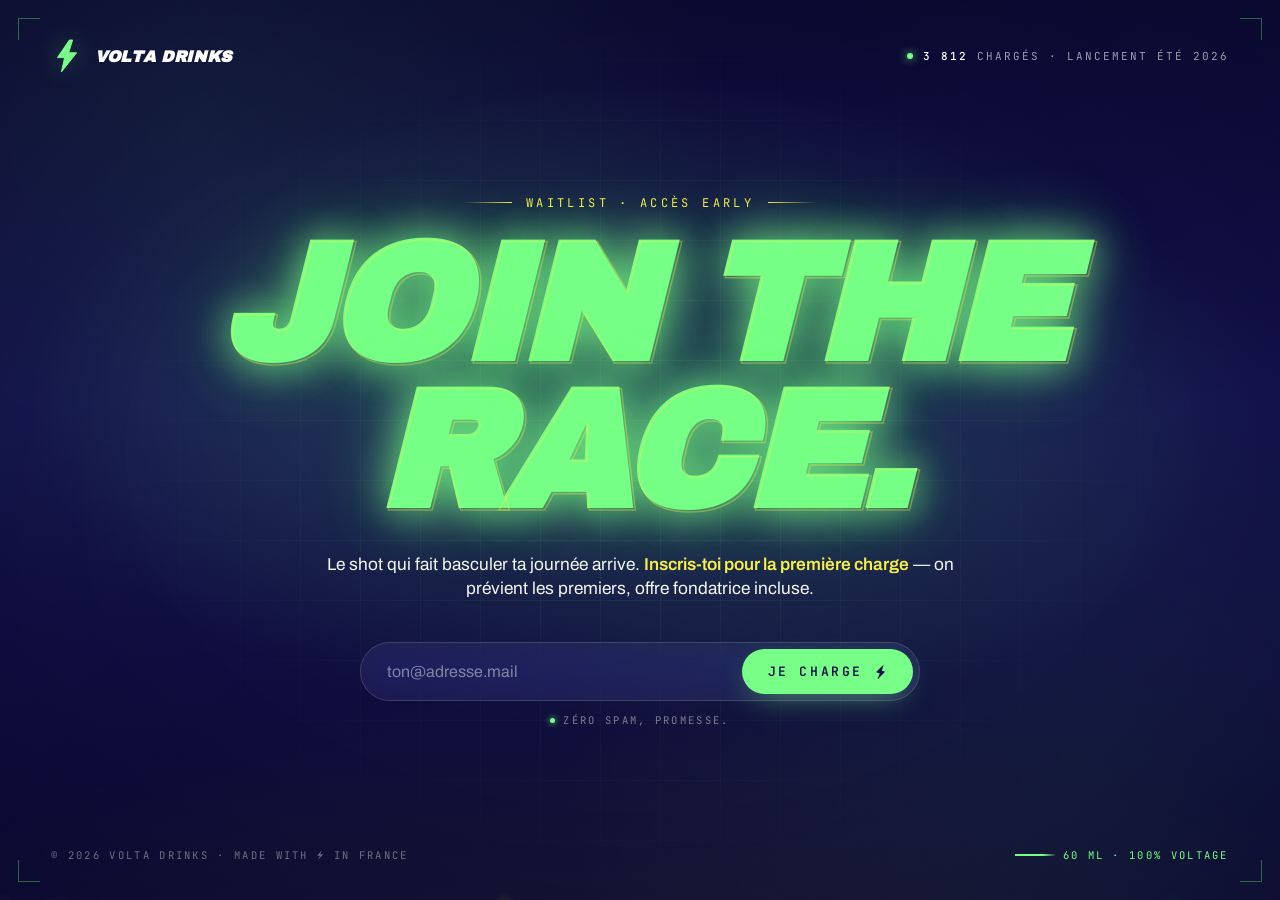
<file: docs/volta-design-extract/waitlist/project/index.html>
<!doctype html>
<html lang="fr">
<head>
<meta charset="utf-8">
<meta name="viewport" content="width=device-width, initial-scale=1">
<title>Volta Drinks — Waitlist</title>
<link rel="stylesheet" href="assets/colors_and_type.css">
<style>
  *, *::before, *::after { box-sizing: border-box; }
  html, body { margin: 0; padding: 0; height: 100%; overflow: hidden; }
  body {
    background: var(--volta-indigo);
    color: var(--volta-white);
    font-family: var(--font-body);
    position: relative;
  }

  /* ────────── BACKGROUND LAYERS ────────── */

  /* deep radial depth */
  .bg-deep {
    position: fixed; inset: 0;
    background:
      radial-gradient(ellipse 80% 60% at 50% 45%, rgba(120,255,136,0.18), transparent 60%),
      radial-gradient(ellipse 120% 80% at 50% 120%, rgba(251,238,73,0.08), transparent 55%),
      radial-gradient(circle at 15% 15%, rgba(120,255,136,0.08), transparent 40%),
      radial-gradient(circle at 85% 85%, rgba(120,255,136,0.06), transparent 40%),
      linear-gradient(180deg, var(--volta-indigo-deep) 0%, var(--volta-indigo) 45%, var(--volta-indigo-deep) 100%);
    z-index: 0;
  }

  /* electrical grid floor */
  .bg-grid {
    position: fixed; inset: 0;
    background-image:
      linear-gradient(rgba(120,255,136,0.06) 1px, transparent 1px),
      linear-gradient(90deg, rgba(120,255,136,0.06) 1px, transparent 1px);
    background-size: 60px 60px;
    mask-image: radial-gradient(ellipse 60% 70% at 50% 50%, black 20%, transparent 75%);
    z-index: 1;
    animation: gridDrift 20s linear infinite;
  }
  @keyframes gridDrift {
    from { background-position: 0 0, 0 0; }
    to   { background-position: 60px 60px, 60px 60px; }
  }

  /* lightning canvas — full bleed SVG, arcs drawn live */
  .bg-lightning {
    position: fixed; inset: 0;
    z-index: 2;
    pointer-events: none;
  }
  .bg-lightning svg { width: 100%; height: 100%; display: block; }

  /* grain */
  .bg-grain {
    position: fixed; inset: 0;
    z-index: 3;
    pointer-events: none;
    opacity: 0.35;
    mix-blend-mode: overlay;
    background-image: url("data:image/svg+xml;utf8,<svg xmlns='http://www.w3.org/2000/svg' width='220' height='220'><filter id='n'><feTurbulence type='fractalNoise' baseFrequency='0.9' numOctaves='2' stitchTiles='stitch'/><feColorMatrix values='0 0 0 0 0.47  0 0 0 0 1  0 0 0 0 0.53  0 0 0 0.25 0'/></filter><rect width='100%' height='100%' filter='url(%23n)'/></svg>");
  }

  /* vignette */
  .bg-vignette {
    position: fixed; inset: 0;
    z-index: 4;
    pointer-events: none;
    background: radial-gradient(ellipse 100% 100% at 50% 50%, transparent 40%, rgba(10,9,48,0.7) 100%);
  }

  /* floating sparks */
  .sparks { position: fixed; inset: 0; z-index: 3; pointer-events: none; overflow: hidden; }
  .spark {
    position: absolute;
    width: 3px; height: 3px;
    border-radius: 50%;
    background: var(--volta-yellow);
    box-shadow: 0 0 8px var(--volta-yellow), 0 0 16px rgba(251,238,73,0.6);
    animation: rise linear infinite;
    opacity: 0;
  }
  @keyframes rise {
    0%   { transform: translateY(0) translateX(0); opacity: 0; }
    10%  { opacity: 1; }
    90%  { opacity: 1; }
    100% { transform: translateY(-110vh) translateX(var(--drift, 20px)); opacity: 0; }
  }

  /* ────────── STAGE ────────── */

  .stage {
    position: relative; z-index: 10;
    min-height: 100vh;
    display: grid;
    grid-template-rows: auto 1fr auto;
    padding: clamp(24px, 3vw, 40px) clamp(24px, 4vw, 56px);
  }

  /* top bar */
  .topbar {
    display: flex;
    justify-content: space-between;
    align-items: center;
    gap: 24px;
  }
  .brand {
    display: flex; align-items: center; gap: 12px;
    color: var(--volta-green);
  }
  .brand svg { width: 32px; height: 36px; filter: drop-shadow(0 0 12px var(--volta-green-glow)); }
  .brand .wm {
    font-family: var(--font-display);
    font-weight: 900;
    font-style: italic;
    letter-spacing: 0.04em;
    font-size: 16px;
    text-transform: uppercase;
    color: var(--volta-white);
  }
  .counter {
    font-family: var(--font-mono);
    font-size: 11px;
    letter-spacing: 0.18em;
    text-transform: uppercase;
    color: rgba(255,255,255,0.6);
    display: flex; align-items: center; gap: 10px;
  }
  .counter .dot {
    width: 6px; height: 6px; border-radius: 50%;
    background: var(--volta-green);
    box-shadow: 0 0 10px var(--volta-green);
    animation: pulseDot 1.6s ease-in-out infinite;
  }
  @keyframes pulseDot {
    0%,100% { opacity: 1; transform: scale(1); }
    50% { opacity: 0.4; transform: scale(0.7); }
  }
  .counter b { color: var(--volta-white); font-weight: 500; font-variant-numeric: tabular-nums; }

  /* hero center */
  .hero {
    display: grid;
    place-content: center;
    text-align: center;
    padding: clamp(16px, 4vh, 40px) 0;
  }
  .eyebrow {
    font-family: var(--font-mono);
    font-size: 12px;
    letter-spacing: 0.28em;
    text-transform: uppercase;
    color: var(--volta-yellow);
    margin-bottom: clamp(16px, 2.5vh, 28px);
    display: inline-flex; align-items: center; gap: 14px;
    justify-content: center;
  }
  .eyebrow::before, .eyebrow::after {
    content: ""; width: clamp(20px, 4vw, 48px); height: 1px;
    background: linear-gradient(90deg, transparent, var(--volta-yellow));
  }
  .eyebrow::after { background: linear-gradient(90deg, var(--volta-yellow), transparent); }

  .hero h1 {
    font-family: var(--font-display);
    font-weight: 900;
    font-style: italic;
    text-transform: uppercase;
    color: var(--volta-green);
    font-size: clamp(64px, 13vw, 220px);
    line-height: 0.88;
    letter-spacing: -0.035em;
    margin: 0;
    text-wrap: balance;
    text-shadow:
      0 0 40px rgba(120,255,136,0.45),
      0 0 80px rgba(120,255,136,0.25);
    position: relative;
  }
  /* subtle glitch layer */
  .hero h1::before {
    content: attr(data-text);
    position: absolute; inset: 0;
    color: transparent;
    -webkit-text-stroke: 1.5px rgba(251,238,73,0.35);
    transform: translate(2px, 2px);
    pointer-events: none;
  }

  .subtitle {
    margin: clamp(18px, 3vh, 32px) auto 0;
    max-width: 640px;
    font-family: var(--font-body);
    font-size: clamp(16px, 1.35vw, 20px);
    line-height: 1.4;
    color: var(--volta-cream, #F7F7F2);
    font-weight: 400;
  }
  .subtitle em {
    font-style: normal;
    color: var(--volta-yellow);
    font-weight: 600;
  }

  /* form */
  .form-wrap {
    margin-top: clamp(28px, 4.5vh, 48px);
    display: flex; flex-direction: column; align-items: center; gap: 12px;
  }
  form.charge {
    display: flex;
    background: rgba(255,255,255,0.06);
    border: 1px solid rgba(255,255,255,0.14);
    backdrop-filter: blur(14px) saturate(140%);
    -webkit-backdrop-filter: blur(14px) saturate(140%);
    border-radius: 999px;
    padding: 6px;
    gap: 6px;
    width: min(560px, 92vw);
    transition: border-color 0.3s var(--ease-out-expo), box-shadow 0.3s var(--ease-out-expo);
  }
  form.charge:focus-within {
    border-color: rgba(120,255,136,0.55);
    box-shadow: 0 0 0 4px rgba(120,255,136,0.12), 0 0 40px rgba(120,255,136,0.2);
  }
  form.charge input {
    flex: 1;
    background: transparent;
    border: 0;
    outline: 0;
    padding: 0 20px;
    font-family: var(--font-body);
    font-size: 16px;
    color: var(--volta-white);
    min-width: 0;
  }
  form.charge input::placeholder { color: rgba(255,255,255,0.45); }

  button.je-charge {
    position: relative;
    border: 0;
    cursor: pointer;
    font-family: var(--font-mono);
    font-weight: 600;
    letter-spacing: 0.2em;
    text-transform: uppercase;
    font-size: 13px;
    padding: 14px 26px;
    border-radius: 999px;
    background: var(--volta-green);
    color: var(--volta-indigo);
    display: inline-flex; align-items: center; gap: 10px;
    transition: transform 0.18s var(--ease-out-expo), background 0.3s, box-shadow 0.3s;
    box-shadow: 0 0 0 0 rgba(120,255,136,0.55), 0 10px 30px -10px rgba(120,255,136,0.55);
    white-space: nowrap;
  }
  button.je-charge:hover {
    background: var(--volta-yellow);
    box-shadow: 0 0 0 4px rgba(251,238,73,0.2), 0 14px 40px -10px rgba(251,238,73,0.6);
  }
  button.je-charge:active { transform: scale(0.97); }
  button.je-charge svg { width: 14px; height: 14px; }

  .promesse {
    font-family: var(--font-mono);
    font-size: 10.5px;
    letter-spacing: 0.22em;
    text-transform: uppercase;
    color: rgba(255,255,255,0.45);
    display: inline-flex; align-items: center; gap: 8px;
  }
  .promesse::before {
    content: "";
    display: inline-block;
    width: 5px; height: 5px; border-radius: 50%;
    background: var(--volta-green);
    box-shadow: 0 0 6px var(--volta-green);
  }

  /* footer */
  .footer {
    display: flex; justify-content: space-between; align-items: end;
    font-family: var(--font-mono);
    font-size: 10.5px;
    letter-spacing: 0.22em;
    text-transform: uppercase;
    color: rgba(255,255,255,0.4);
  }
  .footer .voltage {
    color: var(--volta-green);
    display: inline-flex; align-items: center; gap: 8px;
  }
  .footer .voltage .bar {
    display: inline-block; width: 40px; height: 2px;
    background: linear-gradient(90deg, var(--volta-green) 70%, rgba(120,255,136,0.15));
    animation: volt 1.4s ease-in-out infinite;
  }
  @keyframes volt {
    0%,100% { transform: scaleX(1); filter: brightness(1); }
    50% { transform: scaleX(0.6); filter: brightness(1.6); }
  }

  /* corner brackets — techy */
  .corner {
    position: fixed;
    width: 22px; height: 22px;
    border: 1.5px solid rgba(120,255,136,0.35);
    z-index: 11;
    pointer-events: none;
  }
  .corner.tl { top: 18px; left: 18px; border-right: 0; border-bottom: 0; }
  .corner.tr { top: 18px; right: 18px; border-left: 0; border-bottom: 0; }
  .corner.bl { bottom: 18px; left: 18px; border-right: 0; border-top: 0; }
  .corner.br { bottom: 18px; right: 18px; border-left: 0; border-top: 0; }

  /* ────────── SUCCESS STATE ────────── */
  .stage.success .hero h1 { animation: flashGreen 0.6s var(--ease-out-expo) both; }
  @keyframes flashGreen {
    0% { transform: scale(0.92); opacity: 0; filter: blur(10px); }
    60% { transform: scale(1.03); }
    100% { transform: scale(1); opacity: 1; filter: blur(0); }
  }
  .share {
    margin-top: clamp(24px, 4vh, 40px);
    display: flex; flex-direction: column; align-items: center; gap: 16px;
  }
  .share .label {
    font-family: var(--font-mono); font-size: 11px;
    letter-spacing: 0.22em; text-transform: uppercase;
    color: rgba(255,255,255,0.55);
  }
  .share-btns { display: flex; gap: 12px; flex-wrap: wrap; justify-content: center; }
  .share-btn {
    border: 1px solid rgba(255,255,255,0.2);
    background: rgba(255,255,255,0.04);
    color: var(--volta-white);
    padding: 12px 18px;
    border-radius: 999px;
    font-family: var(--font-mono);
    font-size: 11.5px;
    letter-spacing: 0.2em;
    text-transform: uppercase;
    cursor: pointer;
    display: inline-flex; align-items: center; gap: 10px;
    transition: all 0.3s var(--ease-out-expo);
  }
  .share-btn:hover {
    border-color: var(--volta-green);
    color: var(--volta-green);
    transform: translateY(-2px);
    box-shadow: 0 10px 30px -10px rgba(120,255,136,0.4);
  }
  .share-btn svg { width: 14px; height: 14px; }
  .share-btn.copied { background: var(--volta-green); color: var(--volta-indigo); border-color: var(--volta-green); }

  .rank-wrap { margin-top: clamp(20px, 3vh, 32px); display: flex; justify-content: center; }
  .rank {
    display: inline-flex; align-items: center; gap: 14px;
    padding: 10px 20px;
    border-radius: 999px;
    background: rgba(251,238,73,0.1);
    border: 1px solid rgba(251,238,73,0.3);
    font-family: var(--font-mono);
    font-size: 11.5px;
    letter-spacing: 0.2em;
    text-transform: uppercase;
    color: var(--volta-yellow);
  }
  .rank b {
    font-family: var(--font-display);
    font-style: italic;
    font-size: 24px;
    letter-spacing: -0.02em;
    color: var(--volta-yellow);
    font-weight: 900;
  }

  /* state toggle */
  .state-wait { display: contents; }
  .state-success { display: none; }
  .stage.success .state-wait { display: none; }
  .stage.success .state-success { display: contents; }

  /* responsive tightening */
  @media (max-height: 720px) {
    .hero h1 { font-size: clamp(56px, 11vh, 140px); }
    .subtitle { font-size: 15px; }
  }
  @media (max-width: 640px) {
    form.charge { flex-direction: column; border-radius: 24px; padding: 8px; }
    form.charge input { padding: 12px 16px; }
    button.je-charge { justify-content: center; padding: 14px; }
    .topbar .counter { display: none; }
  }
</style>
</head>
<body>

<!-- background stack -->
<div class="bg-deep"></div>
<div class="bg-grid"></div>
<div class="bg-lightning" aria-hidden="true">
  <svg viewBox="0 0 1000 1000" preserveAspectRatio="none">
    <defs>
      <filter id="glow" x="-50%" y="-50%" width="200%" height="200%">
        <feGaussianBlur stdDeviation="4" result="b"/>
        <feMerge>
          <feMergeNode in="b"/>
          <feMergeNode in="SourceGraphic"/>
        </feMerge>
      </filter>
      <filter id="glow-soft" x="-50%" y="-50%" width="200%" height="200%">
        <feGaussianBlur stdDeviation="8"/>
      </filter>
    </defs>
    <g id="bolts" filter="url(#glow)" stroke-linecap="round" stroke-linejoin="round" fill="none"></g>
  </svg>
</div>
<div class="sparks" id="sparks"></div>
<div class="bg-grain"></div>
<div class="bg-vignette"></div>

<!-- corner brackets -->
<div class="corner tl"></div>
<div class="corner tr"></div>
<div class="corner bl"></div>
<div class="corner br"></div>

<!-- stage -->
<main class="stage" id="stage">

  <!-- top bar -->
  <div class="topbar">
    <div class="brand">
      <!-- inline lightning bolt logo -->
      <svg viewBox="0 0 40 44" aria-hidden="true">
        <path d="M23 2 L8 24 L17 24 L13 42 L32 18 L22 18 L27 2 Z"
              fill="#78ff88" stroke="#78ff88" stroke-width="1.2" stroke-linejoin="round"/>
      </svg>
      <span class="wm">Volta Drinks</span>
    </div>
    <div class="counter">
      <span class="dot"></span>
      <span><b id="count">3 812</b> chargés · Lancement été 2026</span>
    </div>
  </div>

  <!-- hero -->
  <section class="hero">
    <!-- WAITING STATE -->
    <div class="state-wait">
      <div class="eyebrow">Waitlist · Accès early</div>
      <h1 data-text="Join the race.">Join the race.</h1>
      <p class="subtitle">
        Le shot qui fait basculer ta journée arrive. <em>Inscris-toi pour la première charge</em> — on prévient les premiers, offre fondatrice incluse.
      </p>
      <div class="form-wrap">
        <form class="charge" id="chargeForm" autocomplete="off" novalidate>
          <input type="email" id="email" placeholder="ton@adresse.mail" required aria-label="Adresse e-mail">
          <button type="submit" class="je-charge">
            Je charge
            <svg viewBox="0 0 20 20" fill="currentColor"><path d="M14.68.162a.5.5 0 0 1 .22.582l-2.384 7.468 4.178 1a.5.5 0 0 1 .242.834l-9.373 9.649a.5.5 0 0 1-.824-.533l2.965-7.481-4.47-1.07a.5.5 0 0 1-.245-.831L14.062.247a.5.5 0 0 1 .617-.085"/></svg>
          </button>
        </form>
        <span class="promesse">Zéro spam, promesse.</span>
      </div>
    </div>

    <!-- SUCCESS STATE -->
    <div class="state-success">
      <div class="eyebrow" style="color: var(--volta-green);">Confirmé · Charge active</div>
      <h1 data-text="Tu es dans la course.">Tu es dans la course.</h1>
      <p class="subtitle">
        On a ton mail. Quand la première production sort du labo, <em>tu es prévenu en priorité</em>. Garde un œil sur ta boîte.
      </p>
      <div class="rank-wrap">
        <div class="rank">
          Ta place · <b id="rank">#3 813</b>
        </div>
      </div>
      <div class="share">
        <span class="label">↗ Accélère : refile à un ami, grimpe dans la file</span>
        <div class="share-btns">
          <button class="share-btn" data-share="copy">
            <svg viewBox="0 0 20 20" fill="none" stroke="currentColor" stroke-width="1.5"><rect x="6" y="6" width="10" height="12" rx="1.5"/><path d="M4 14V4a1 1 0 0 1 1-1h9"/></svg>
            <span class="lbl">Copier le lien</span>
          </button>
          <button class="share-btn" data-share="wa">
            <svg viewBox="0 0 20 20" fill="currentColor"><path d="M10 2a8 8 0 0 0-6.9 12.05L2 18l4.05-1.05A8 8 0 1 0 10 2m3.5 10.3c-.2-.1-1.2-.6-1.4-.65-.2-.05-.3-.1-.45.1s-.5.65-.65.8c-.1.15-.25.15-.45.05a5.6 5.6 0 0 1-1.65-1c-.6-.55-1-1.2-1.15-1.4-.1-.2 0-.3.1-.4l.3-.35c.1-.1.15-.2.2-.3.05-.15.05-.25 0-.35L7.8 6.4c-.15-.35-.3-.3-.4-.3H7a.7.7 0 0 0-.5.25c-.2.2-.7.7-.7 1.7s.7 1.95.8 2.1c.1.15 1.4 2.15 3.45 3 .5.2.85.3 1.15.4.5.15.9.15 1.25.1.4-.05 1.2-.5 1.35-.95.2-.5.2-.9.15-.95s-.2-.15-.45-.25"/></svg>
            WhatsApp
          </button>
          <button class="share-btn" data-share="x">
            <svg viewBox="0 0 20 20" fill="currentColor"><path d="M15.3 2h2.8l-6.1 7 7.2 9h-5.6l-4.4-5.7L4.1 18H1.3l6.5-7.5L.9 2h5.7l4 5.3zm-1 14.3h1.6L5.7 3.6H4z"/></svg>
            X / Twitter
          </button>
        </div>
      </div>
    </div>
  </section>

  <!-- footer -->
  <div class="footer">
    <span>© 2026 Volta Drinks · Made with ⚡ in France</span>
    <span class="voltage"><span class="bar"></span>60 ml · 100% voltage</span>
  </div>
</main>

<script>
  // ─────── LIGHTNING BOLTS ───────
  const boltsGroup = document.getElementById('bolts');

  function randBolt() {
    // Create a jagged polyline from a random edge to another
    const sides = ['top', 'right', 'bottom', 'left'];
    const startSide = sides[Math.floor(Math.random()*4)];
    let side2 = sides[Math.floor(Math.random()*4)];
    while (side2 === startSide) side2 = sides[Math.floor(Math.random()*4)];

    const coord = (s) => {
      const t = Math.random();
      if (s === 'top')    return [t*1000, -20];
      if (s === 'bottom') return [t*1000, 1020];
      if (s === 'left')   return [-20, t*1000];
      return [1020, t*1000];
    };
    const [x1, y1] = coord(startSide);
    const [x2, y2] = coord(side2);

    const segs = 10 + Math.floor(Math.random()*6);
    let pts = [[x1, y1]];
    for (let i = 1; i < segs; i++) {
      const t = i/segs;
      const mx = x1 + (x2-x1)*t + (Math.random()-0.5)*140;
      const my = y1 + (y2-y1)*t + (Math.random()-0.5)*140;
      pts.push([mx, my]);
      // occasional branch
      if (Math.random() < 0.25 && i > 1 && i < segs - 1) {
        const [bx, by] = pts[pts.length-1];
        let branch = `M ${bx} ${by}`;
        let cx = bx, cy = by;
        const blen = 3 + Math.floor(Math.random()*4);
        for (let j = 0; j < blen; j++) {
          cx += (Math.random()-0.5)*120;
          cy += (Math.random()-0.5)*120;
          branch += ` L ${cx} ${cy}`;
        }
        addPath(branch, 1 + Math.random()*1, 'branch');
      }
    }
    pts.push([x2, y2]);
    const d = 'M ' + pts.map(p=>p.join(' ')).join(' L ');
    addPath(d, 2 + Math.random()*1.5, 'main');
  }

  function addPath(d, width, type) {
    // main stroke
    const color = Math.random() < 0.15 ? '#FBEE49' : '#78ff88';
    const p = document.createElementNS('http://www.w3.org/2000/svg','path');
    p.setAttribute('d', d);
    p.setAttribute('stroke', color);
    p.setAttribute('stroke-width', width);
    p.setAttribute('opacity', '0');
    p.setAttribute('fill','none');
    boltsGroup.appendChild(p);

    // outer glow clone
    const g = p.cloneNode();
    g.setAttribute('stroke', color);
    g.setAttribute('stroke-width', width * 4);
    g.setAttribute('opacity','0');
    g.style.filter = 'blur(6px)';
    boltsGroup.insertBefore(g, p);

    const life = 120 + Math.random()*180;
    const flickers = type === 'main' ? 3 : 2;
    let start = performance.now();
    function tick(now) {
      const t = (now - start);
      if (t > life) {
        p.remove(); g.remove();
        return;
      }
      const progress = t / life;
      // flicker pattern
      const phase = Math.sin(progress * Math.PI * flickers * 2);
      const op = Math.max(0, (1 - progress) * (0.3 + phase*0.7));
      p.setAttribute('opacity', op.toFixed(3));
      g.setAttribute('opacity', (op*0.5).toFixed(3));
      requestAnimationFrame(tick);
    }
    requestAnimationFrame(tick);
  }

  function scheduleBolts() {
    const burst = Math.random() < 0.3 ? 2 + Math.floor(Math.random()*2) : 1;
    for (let i = 0; i < burst; i++) {
      setTimeout(randBolt, i * 80);
    }
    const next = 900 + Math.random()*2200;
    setTimeout(scheduleBolts, next);
  }
  scheduleBolts();

  // ─────── FLOATING SPARKS ───────
  const sparksEl = document.getElementById('sparks');
  for (let i = 0; i < 18; i++) {
    const s = document.createElement('span');
    s.className = 'spark';
    s.style.left = Math.random()*100 + '%';
    s.style.bottom = -Math.random()*30 + 'px';
    s.style.animationDuration = (10 + Math.random()*16) + 's';
    s.style.animationDelay = -Math.random()*20 + 's';
    s.style.setProperty('--drift', (Math.random()*80 - 40) + 'px');
    s.style.opacity = Math.random()*0.7 + 0.3;
    if (Math.random() < 0.3) s.style.background = '#78ff88',
      s.style.boxShadow = '0 0 10px #78ff88';
    sparksEl.appendChild(s);
  }

  // ─────── COUNTER TICKER ───────
  let count = 3812;
  const countEl = document.getElementById('count');
  setInterval(() => {
    if (Math.random() < 0.5) {
      count += 1;
      countEl.textContent = count.toLocaleString('fr-FR');
    }
  }, 3800);

  // ─────── FORM ───────
  const stage = document.getElementById('stage');
  const form = document.getElementById('chargeForm');
  const emailInput = document.getElementById('email');
  const rankEl = document.getElementById('rank');

  form.addEventListener('submit', (e) => {
    e.preventDefault();
    const v = emailInput.value.trim();
    if (!/^[^\s@]+@[^\s@]+\.[^\s@]+$/.test(v)) {
      emailInput.style.outline = '2px solid #FF6B4A';
      emailInput.focus();
      setTimeout(() => emailInput.style.outline = '', 1200);
      return;
    }
    // huge lightning burst on submit
    for (let i = 0; i < 8; i++) setTimeout(randBolt, i*40);
    count += 1;
    countEl.textContent = count.toLocaleString('fr-FR');
    rankEl.textContent = '#' + (count + 1).toLocaleString('fr-FR');
    setTimeout(() => stage.classList.add('success'), 200);
  });

  // ─────── SHARE ───────
  document.querySelectorAll('.share-btn').forEach(btn => {
    btn.addEventListener('click', async () => {
      const kind = btn.dataset.share;
      const url = 'https://voltadrinks.fr/?ref=YOU';
      const msg = 'Je viens de rejoindre la waitlist Volta Drinks ⚡ rejoins la course :';
      if (kind === 'copy') {
        try { await navigator.clipboard.writeText(url); } catch(e){}
        const lbl = btn.querySelector('.lbl');
        const orig = lbl.textContent;
        btn.classList.add('copied');
        lbl.textContent = 'Copié ✓';
        setTimeout(() => { btn.classList.remove('copied'); lbl.textContent = orig; }, 1800);
      } else if (kind === 'wa') {
        window.open('https://wa.me/?text=' + encodeURIComponent(msg + ' ' + url), '_blank');
      } else if (kind === 'x') {
        window.open('https://twitter.com/intent/tweet?text=' + encodeURIComponent(msg) + '&url=' + encodeURIComponent(url), '_blank');
      }
    });
  });
</script>
</body>
</html>
</file>
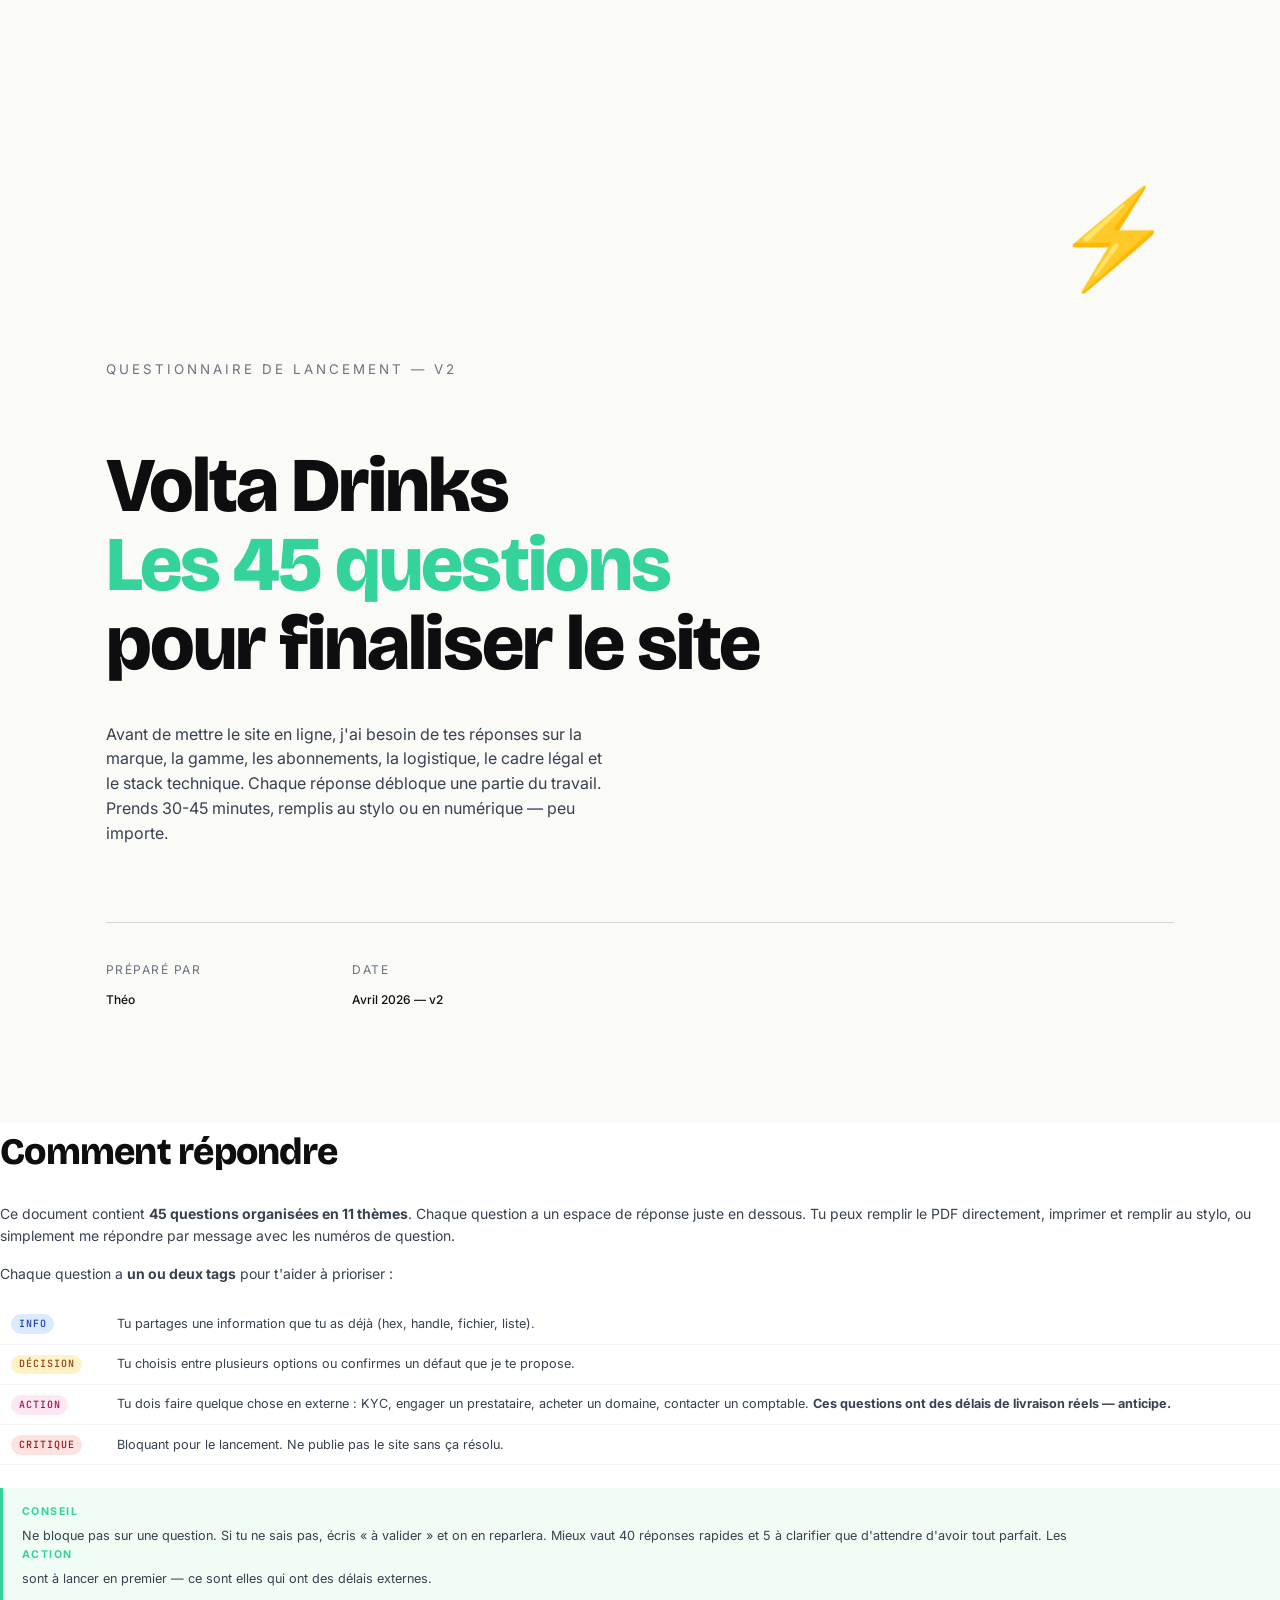
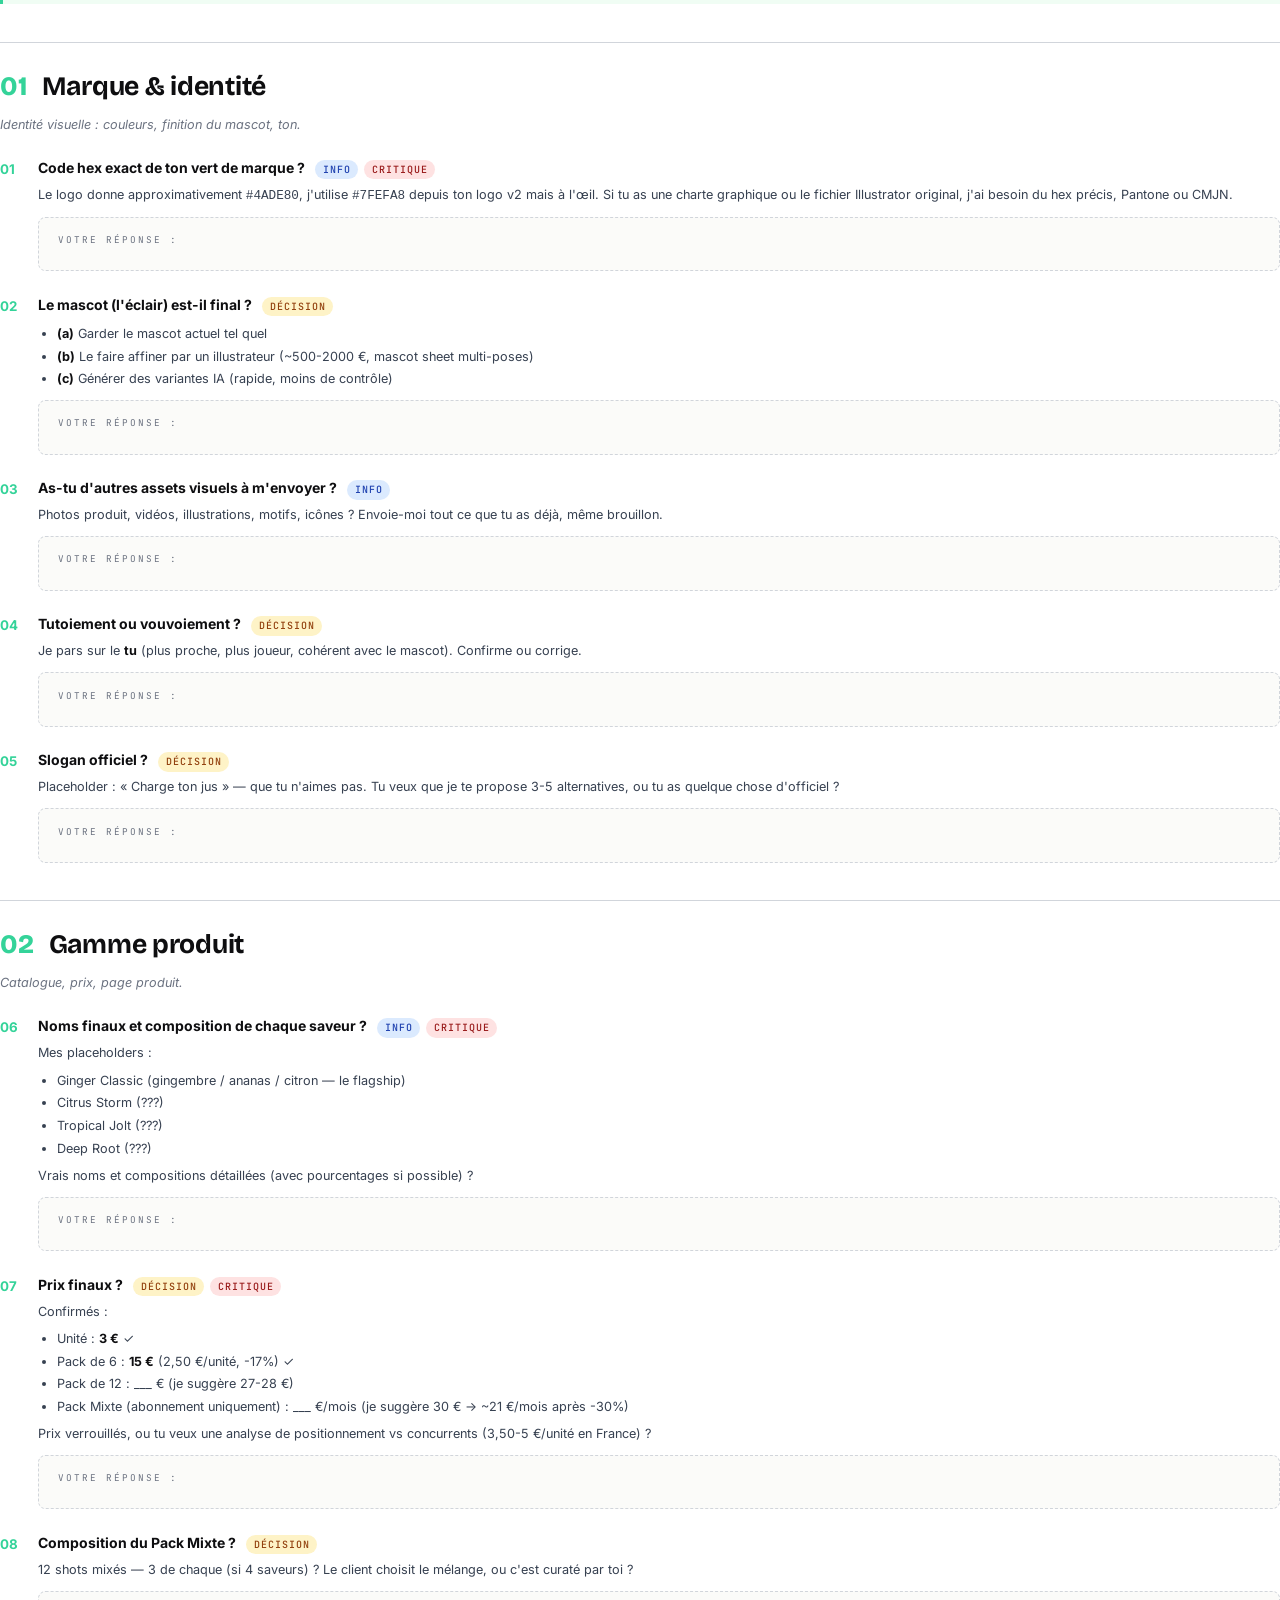
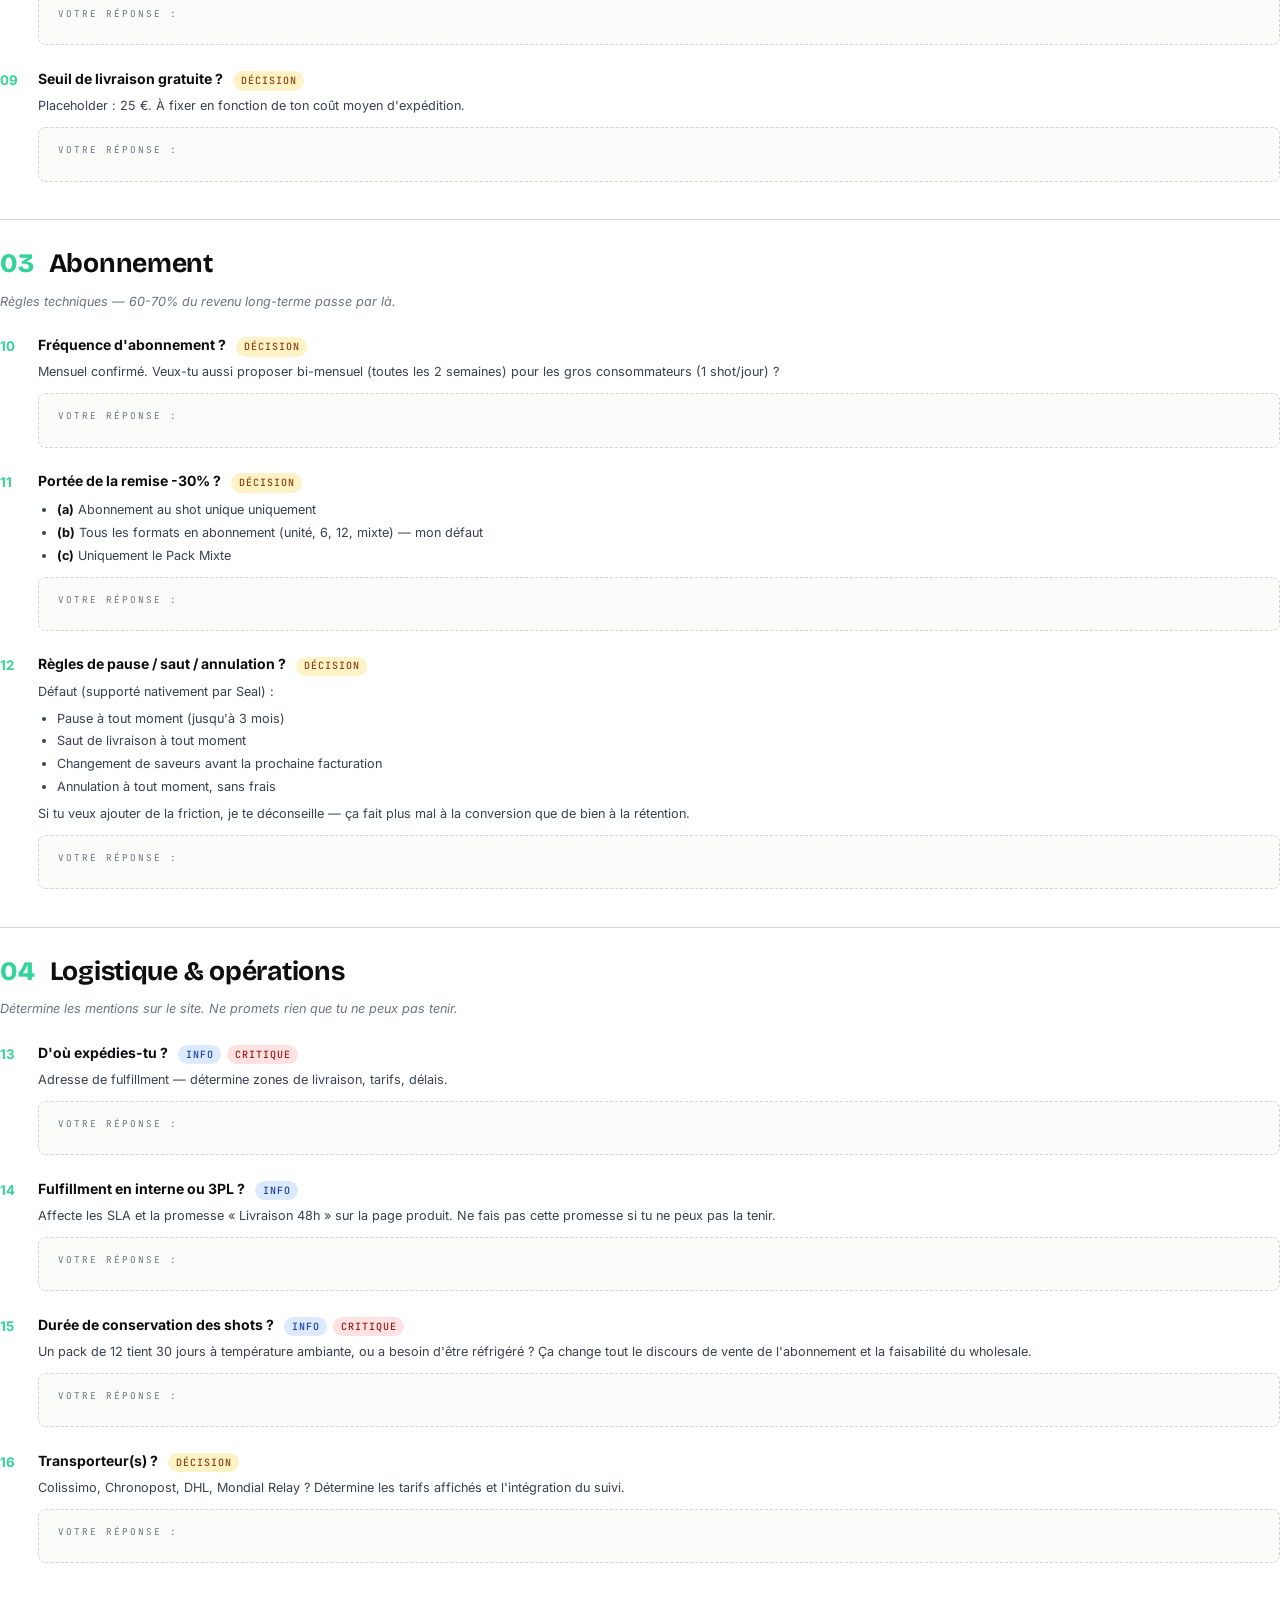
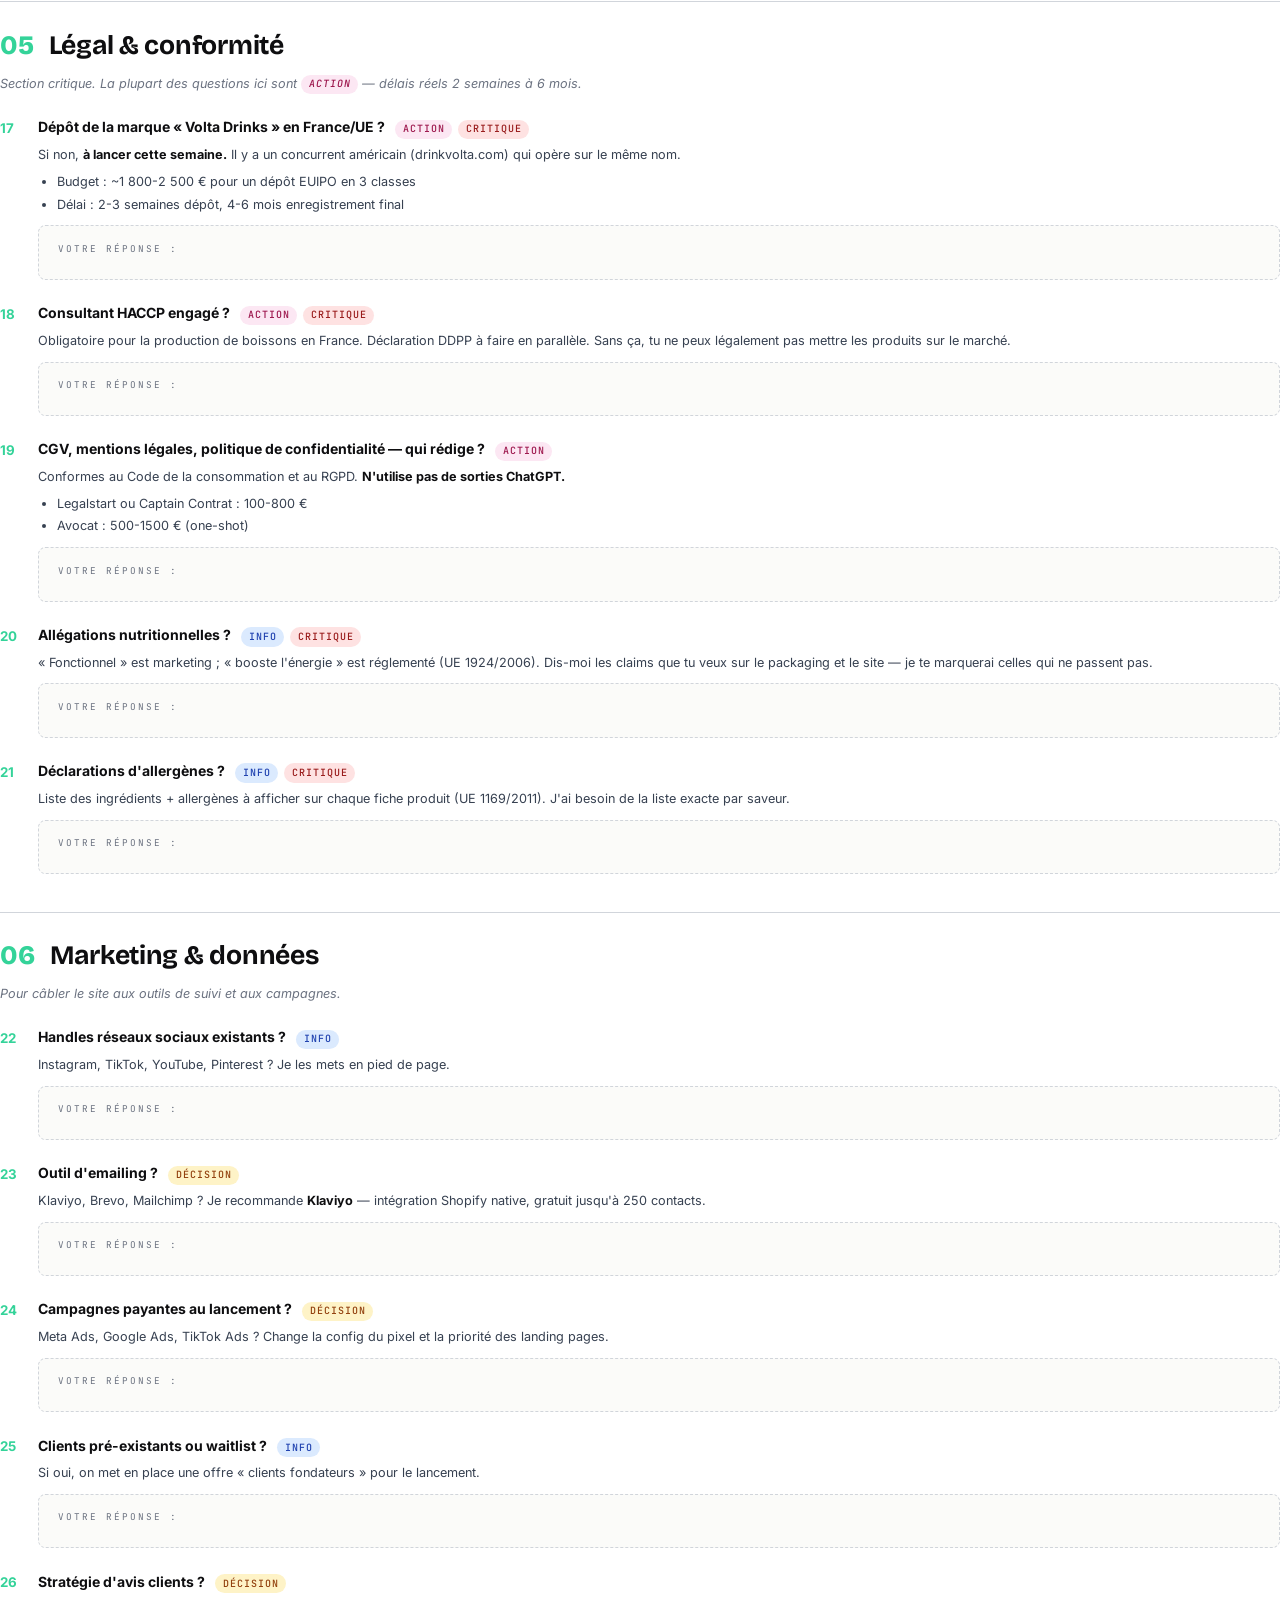
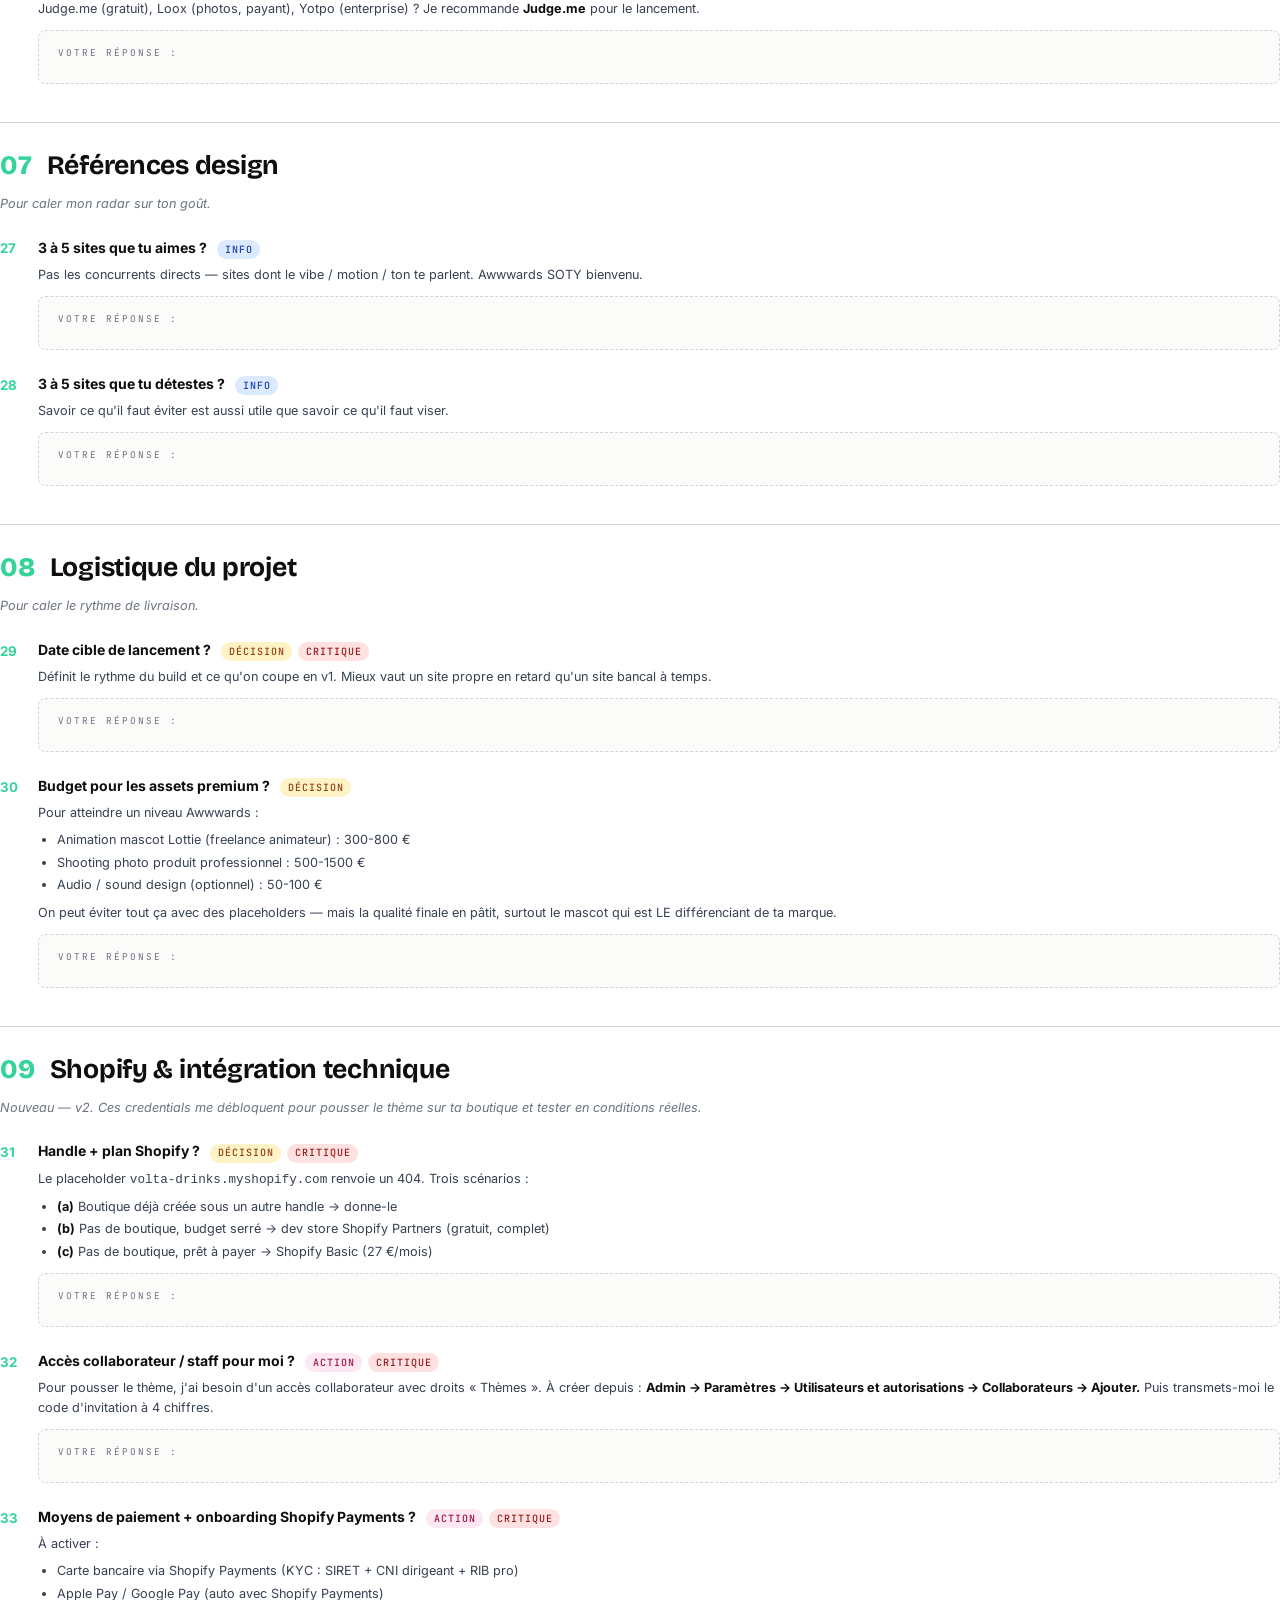
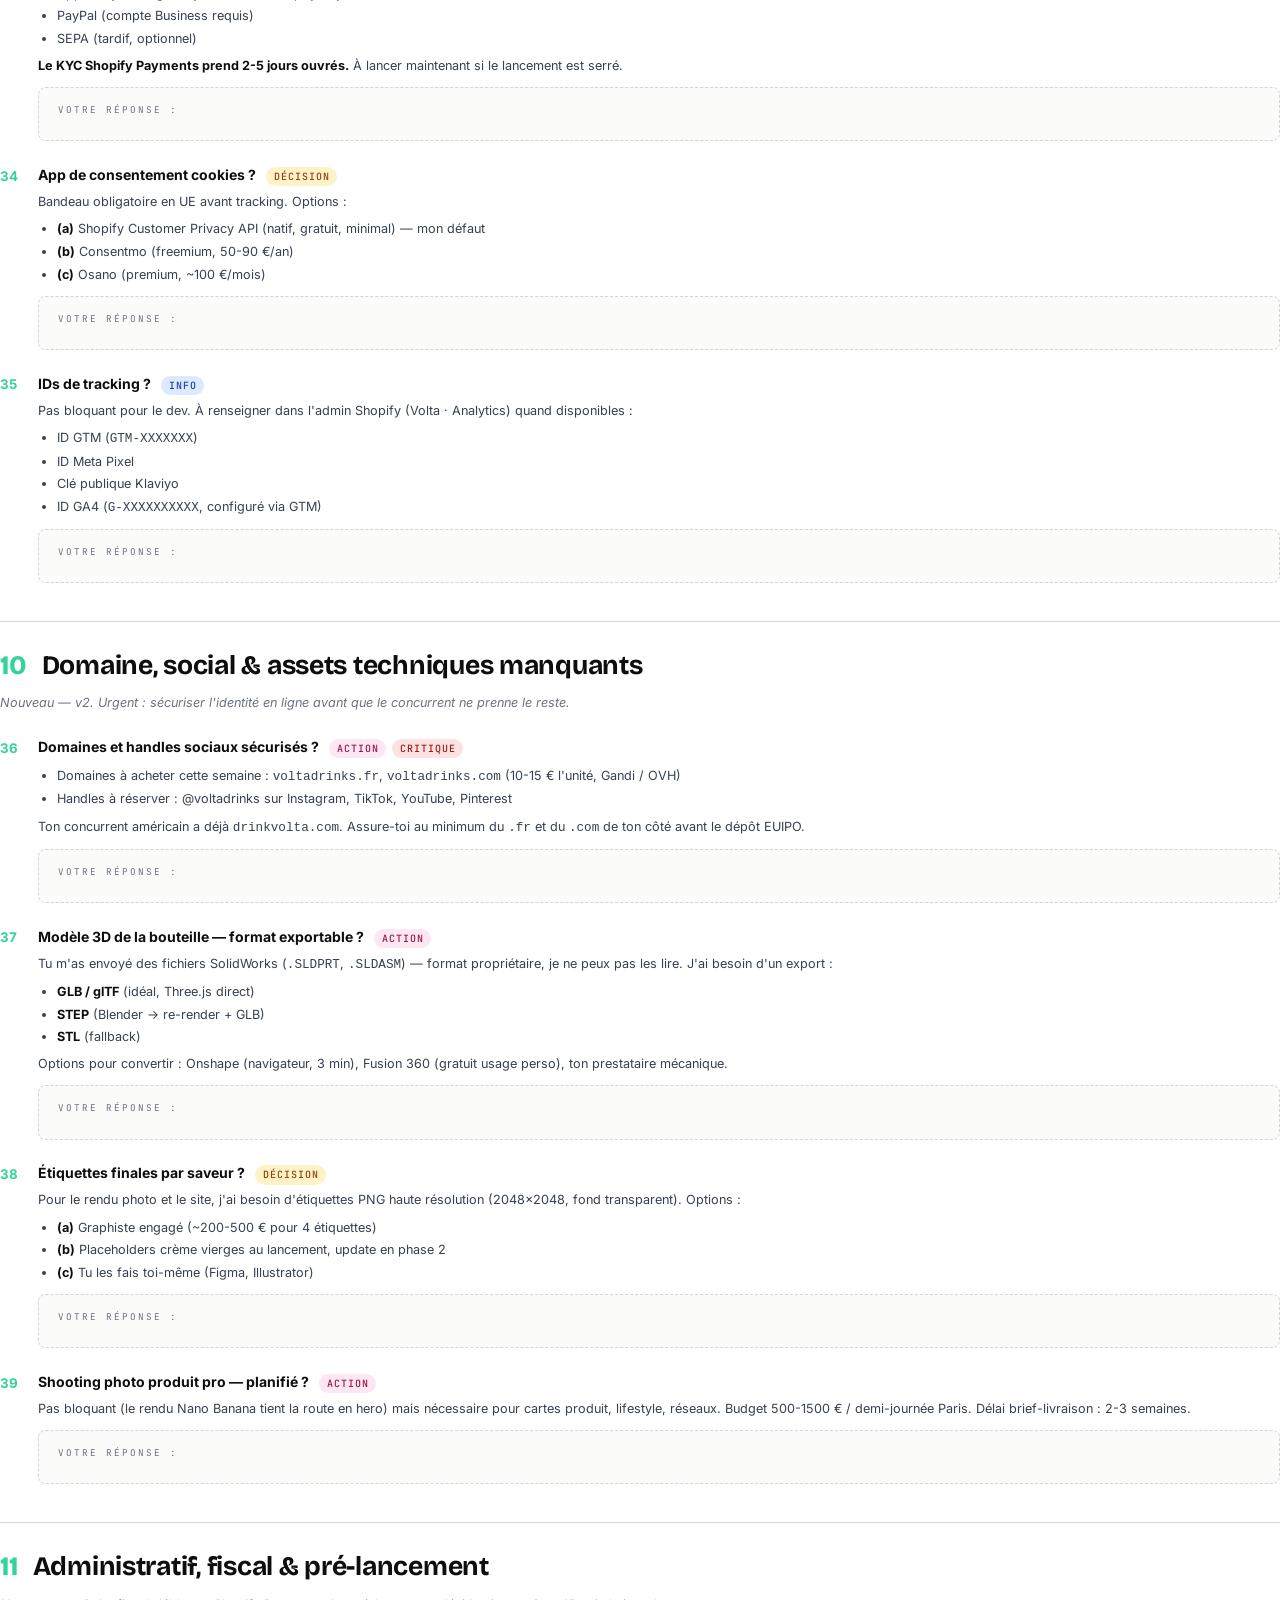
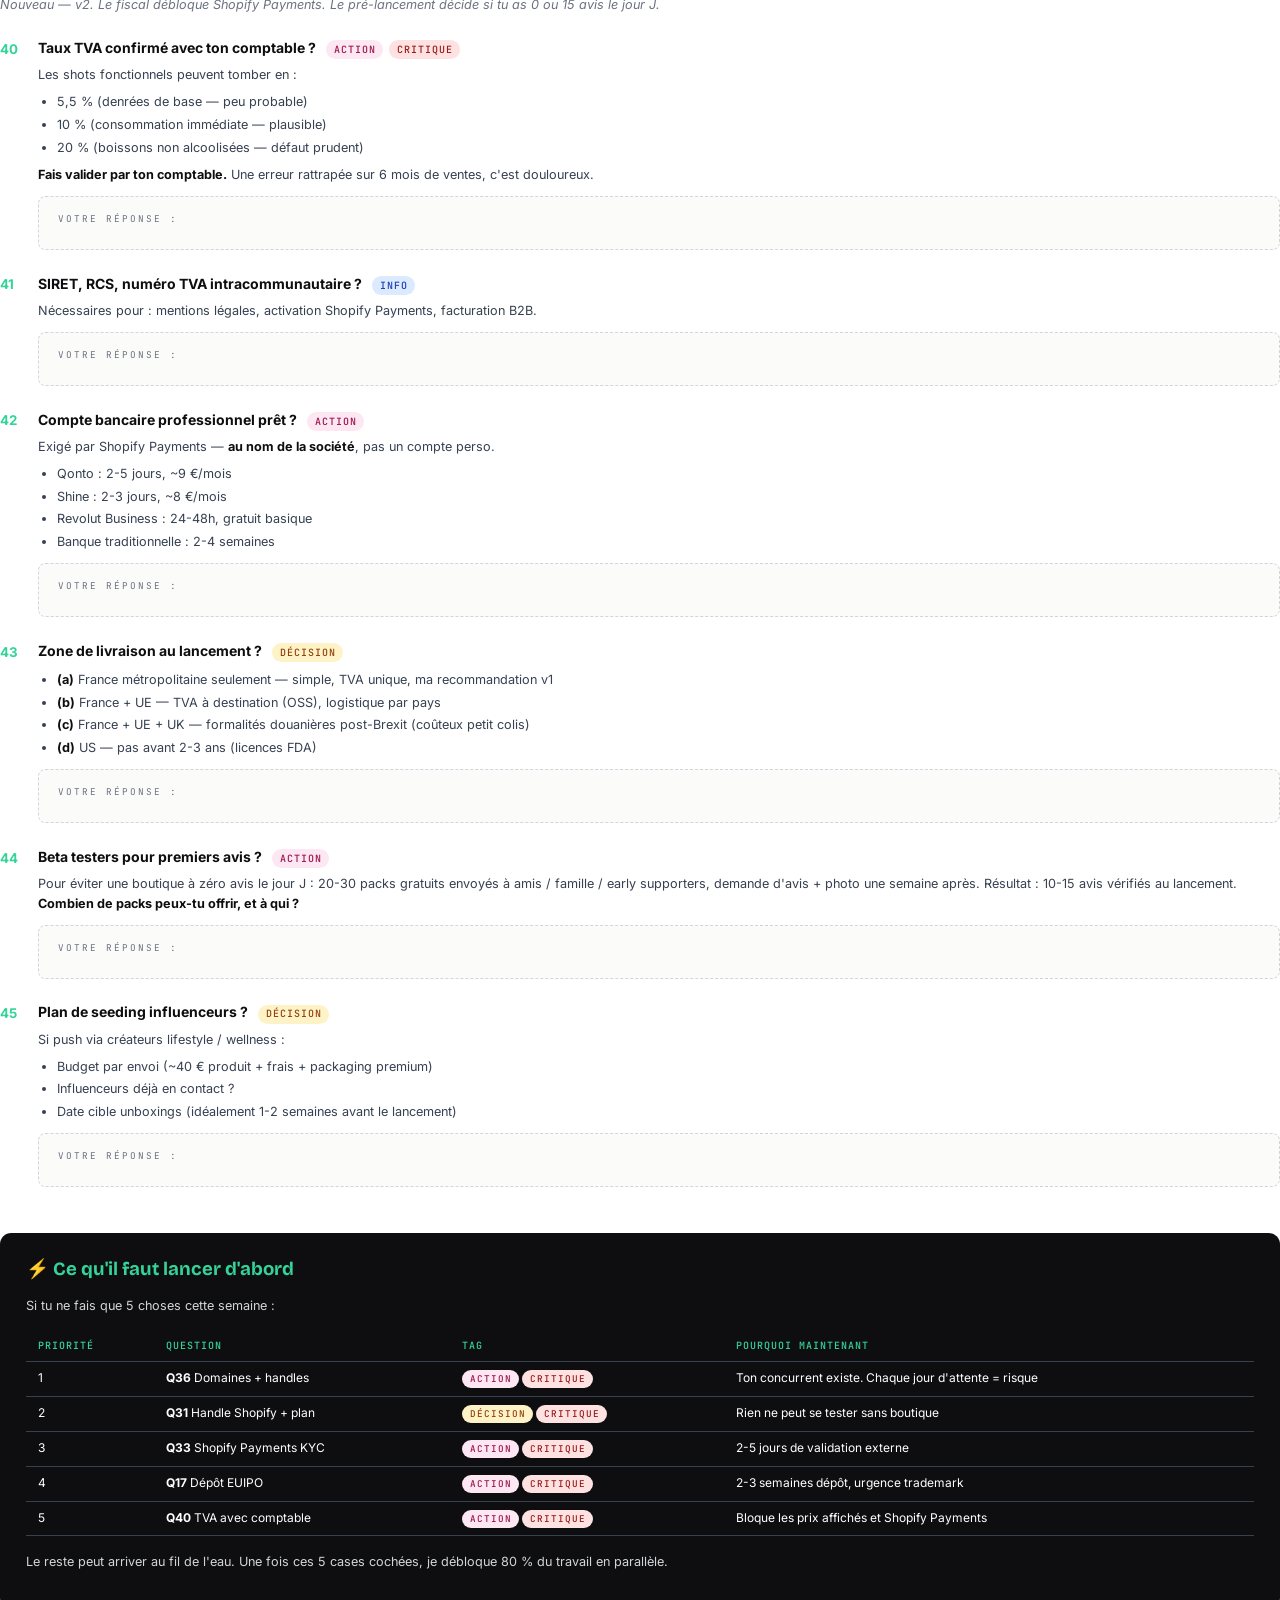
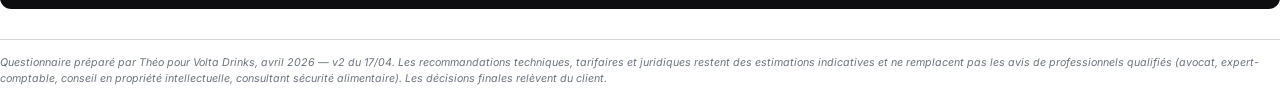
<file: docs/questionnaire-v2.html>
<!doctype html>
<html lang="fr">
<head>
<meta charset="utf-8">
<title>Questionnaire Volta Drinks — v2</title>
<link rel="preconnect" href="https://fonts.googleapis.com">
<link rel="preconnect" href="https://fonts.gstatic.com" crossorigin>
<link rel="stylesheet" href="https://fonts.googleapis.com/css2?family=Bricolage+Grotesque:wght@400;500;700;800&family=Inter:wght@400;500;600;700&family=JetBrains+Mono:wght@500&display=swap">
<style>
  :root {
    --green: #34d399;
    --green-light: #a7f3d0;
    --ink: #0E0E10;
    --gray-700: #374151;
    --gray-500: #6b7280;
    --gray-300: #d1d5db;
    --gray-100: #f3f4f6;
    --cream: #fafaf7;
    --critical: #fee2e2;
    --critical-text: #991b1b;
    --info: #dbeafe;
    --info-text: #1e40af;
    --decision: #fef3c7;
    --decision-text: #92400e;
    --action: #fce7f3;
    --action-text: #9d174d;
  }

  @page {
    size: A4;
    margin: 22mm 20mm 22mm 20mm;
    @top-left { content: string(doctitle); font-family: 'Inter', sans-serif; font-size: 9pt; color: #6b7280; letter-spacing: 1px; text-transform: uppercase; }
    @top-right { content: string(doctitlesub); font-family: 'Inter', sans-serif; font-size: 9pt; color: #6b7280; }
    @bottom-left { content: string(docdate); font-family: 'Inter', sans-serif; font-size: 8pt; color: #9ca3af; letter-spacing: 1px; text-transform: uppercase; }
    @bottom-right { content: counter(page) " / " counter(pages); font-family: 'Inter', sans-serif; font-size: 8pt; color: #9ca3af; }
  }
  @page cover {
    margin: 0;
    @top-left { content: none; }
    @top-right { content: none; }
    @bottom-left { content: none; }
    @bottom-right { content: none; }
  }

  .cover { page: cover; }

  * { box-sizing: border-box; }
  html, body { margin: 0; padding: 0; }
  body {
    font-family: 'Inter', sans-serif;
    font-size: 10pt;
    line-height: 1.55;
    color: var(--ink);
    background: white;
    -webkit-font-smoothing: antialiased;
  }

  .doc-title-meta { string-set: doctitle "VOLTA DRINKS", doctitlesub "Questionnaire de lancement", docdate "Avril 2026"; }

  /* ── Cover page ─────────────────────────────────────────── */
  .cover {
    page-break-after: always;
    height: 297mm;
    padding: 30mm 28mm;
    display: flex;
    flex-direction: column;
    justify-content: space-between;
    background: #fafaf7;
    break-after: page;
  }
  .cover__bolt {
    align-self: flex-end;
    font-size: 72pt;
    color: var(--ink);
    line-height: 1;
    margin-top: 20mm;
  }
  .cover__label {
    font-family: 'Inter', sans-serif;
    font-size: 10pt;
    letter-spacing: 3px;
    text-transform: uppercase;
    color: var(--gray-500);
    margin-bottom: 18mm;
  }
  .cover__title {
    font-family: 'Bricolage Grotesque', sans-serif;
    font-weight: 800;
    font-size: 58pt;
    line-height: 1.02;
    letter-spacing: -0.025em;
    margin: 0;
  }
  .cover__title .green { color: var(--green); display: block; }
  .cover__intro {
    font-size: 12pt;
    line-height: 1.55;
    color: var(--gray-700);
    max-width: 135mm;
    margin-top: 10mm;
  }
  .cover__footer {
    display: flex;
    gap: 40mm;
    padding-top: 10mm;
    border-top: 1px solid var(--gray-300);
  }
  .cover__footer-item { font-size: 9pt; }
  .cover__footer-item .k { color: var(--gray-500); letter-spacing: 1.5px; text-transform: uppercase; margin-bottom: 3mm; }
  .cover__footer-item .v { color: var(--ink); font-weight: 500; }

  /* ── How-to section ─────────────────────────────────────── */
  h1.howto {
    font-family: 'Bricolage Grotesque', sans-serif;
    font-weight: 800;
    font-size: 28pt;
    letter-spacing: -0.02em;
    margin: 0 0 6mm;
    page-break-before: always;
  }
  .howto-body { color: var(--gray-700); line-height: 1.6; font-size: 10.5pt; }
  .howto-body p { margin: 0 0 4mm; }

  .legend-table {
    width: 100%;
    border-collapse: collapse;
    margin: 5mm 0 6mm;
  }
  .legend-table td {
    padding: 2.5mm 3mm;
    border-bottom: 1px solid var(--gray-100);
    vertical-align: top;
    font-size: 9.5pt;
  }
  .legend-table td:first-child { width: 28mm; }
  .legend-table td:last-child { color: var(--gray-700); }

  .tip {
    border-left: 3px solid var(--green);
    padding: 4mm 5mm;
    background: #f0fdf4;
    margin: 5mm 0;
    font-size: 9.5pt;
  }
  .tip strong {
    display: block;
    letter-spacing: 1.5px;
    text-transform: uppercase;
    font-size: 8pt;
    color: var(--green);
    margin-bottom: 1.5mm;
  }

  /* ── Sections ───────────────────────────────────────────── */
  .section {
    margin-top: 10mm;
    page-break-inside: avoid;
  }
  .section:first-of-type { margin-top: 0; }
  .section > h2 {
    font-family: 'Bricolage Grotesque', sans-serif;
    font-weight: 700;
    font-size: 20pt;
    letter-spacing: -0.01em;
    margin: 0 0 2mm;
    padding-top: 6mm;
    border-top: 1px solid var(--gray-300);
    display: flex;
    align-items: baseline;
    gap: 4mm;
  }
  .section > h2 .num { color: var(--green); font-weight: 800; }
  .section > .section-desc {
    color: var(--gray-500);
    font-style: italic;
    font-size: 9.5pt;
    margin: 0 0 6mm;
  }

  /* ── Questions ──────────────────────────────────────────── */
  .q {
    margin-bottom: 6mm;
    page-break-inside: avoid;
  }
  .q__head {
    display: flex;
    align-items: flex-start;
    gap: 3mm;
    margin-bottom: 1.5mm;
  }
  .q__num {
    color: var(--green);
    font-weight: 700;
    font-size: 10pt;
    min-width: 7mm;
    padding-top: 0.5mm;
  }
  .q__title {
    font-weight: 700;
    font-size: 10.5pt;
    color: var(--ink);
    flex: 1;
  }
  .q__tags {
    display: inline-flex;
    gap: 1.5mm;
    margin-left: 2mm;
    vertical-align: baseline;
  }
  .tag {
    display: inline-block;
    padding: 0.5mm 2mm;
    border-radius: 3mm;
    font-family: 'JetBrains Mono', monospace;
    font-size: 7.5pt;
    font-weight: 500;
    letter-spacing: 1px;
    text-transform: uppercase;
    white-space: nowrap;
    vertical-align: middle;
  }
  .tag--critical { background: var(--critical); color: var(--critical-text); }
  .tag--info { background: var(--info); color: var(--info-text); }
  .tag--decision { background: var(--decision); color: var(--decision-text); }
  .tag--action { background: var(--action); color: var(--action-text); }

  .q__body {
    color: var(--gray-700);
    font-size: 9.5pt;
    line-height: 1.55;
    padding-left: 10mm;
  }
  .q__body p { margin: 0 0 2mm; }
  .q__body ul { margin: 2mm 0; padding-left: 5mm; }
  .q__body li { margin-bottom: 0.8mm; }
  .q__body strong { color: var(--ink); }

  .answer {
    margin: 3mm 0 0 10mm;
    padding: 4mm 5mm;
    border: 1px dashed var(--gray-300);
    border-radius: 2mm;
    background: #fbfbf9;
    min-height: 14mm;
  }
  .answer::before {
    content: "VOTRE RÉPONSE :";
    display: block;
    font-family: 'JetBrains Mono', monospace;
    font-size: 7pt;
    letter-spacing: 2px;
    color: var(--gray-500);
    margin-bottom: 2mm;
  }

  /* ── Recap table ─────────────────────────────────────────── */
  .recap {
    margin-top: 12mm;
    padding: 6mm 7mm;
    background: var(--ink);
    color: white;
    border-radius: 3mm;
    page-break-inside: avoid;
  }
  .recap h2 {
    color: var(--green);
    font-family: 'Bricolage Grotesque', sans-serif;
    font-weight: 700;
    font-size: 14pt;
    margin: 0 0 3mm;
  }
  .recap p { margin: 0 0 4mm; font-size: 9.5pt; color: #d1d5db; }
  .recap-table { width: 100%; border-collapse: collapse; font-size: 9pt; }
  .recap-table th, .recap-table td {
    padding: 2mm 3mm;
    border-bottom: 1px solid #374151;
    text-align: left;
    vertical-align: top;
  }
  .recap-table th {
    font-family: 'JetBrains Mono', monospace;
    font-weight: 500;
    font-size: 7.5pt;
    letter-spacing: 1px;
    text-transform: uppercase;
    color: var(--green);
  }
  .recap-table .tag { font-size: 7pt; }

  /* ── Fine print ──────────────────────────────────────────── */
  .fine-print {
    margin-top: 8mm;
    padding-top: 4mm;
    border-top: 1px solid var(--gray-300);
    font-size: 8pt;
    color: var(--gray-500);
    font-style: italic;
    line-height: 1.5;
  }
</style>
</head>
<body>

<div class="doc-title-meta"></div>

<!-- ══════════════════ COVER ══════════════════ -->
<section class="cover">
  <div class="cover__bolt">⚡</div>
  <div>
    <p class="cover__label">Questionnaire de lancement — v2</p>
    <h1 class="cover__title">Volta Drinks<span class="green">Les 45 questions</span>pour finaliser le site</h1>
    <p class="cover__intro">
      Avant de mettre le site en ligne, j'ai besoin de tes réponses sur la marque, la gamme, les abonnements, la logistique, le cadre légal et le stack technique.
      Chaque réponse débloque une partie du travail. Prends 30-45 minutes, remplis au stylo ou en numérique — peu importe.
    </p>
  </div>
  <div class="cover__footer">
    <div class="cover__footer-item">
      <div class="k">Préparé par</div>
      <div class="v">Théo</div>
    </div>
    <div class="cover__footer-item">
      <div class="k">Date</div>
      <div class="v">Avril 2026 — v2</div>
    </div>
  </div>
</section>

<!-- ══════════════════ HOW TO ══════════════════ -->
<h1 class="howto">Comment répondre</h1>
<div class="howto-body">
  <p>Ce document contient <strong>45 questions organisées en 11 thèmes</strong>. Chaque question a un espace de réponse juste en dessous. Tu peux remplir le PDF directement, imprimer et remplir au stylo, ou simplement me répondre par message avec les numéros de question.</p>

  <p>Chaque question a <strong>un ou deux tags</strong> pour t'aider à prioriser :</p>

  <table class="legend-table">
    <tr>
      <td><span class="tag tag--info">INFO</span></td>
      <td>Tu partages une information que tu as déjà (hex, handle, fichier, liste).</td>
    </tr>
    <tr>
      <td><span class="tag tag--decision">DÉCISION</span></td>
      <td>Tu choisis entre plusieurs options ou confirmes un défaut que je te propose.</td>
    </tr>
    <tr>
      <td><span class="tag tag--action">ACTION</span></td>
      <td>Tu dois faire quelque chose en externe : KYC, engager un prestataire, acheter un domaine, contacter un comptable. <strong>Ces questions ont des délais de livraison réels — anticipe.</strong></td>
    </tr>
    <tr>
      <td><span class="tag tag--critical">CRITIQUE</span></td>
      <td>Bloquant pour le lancement. Ne publie pas le site sans ça résolu.</td>
    </tr>
  </table>

  <div class="tip">
    <strong>Conseil</strong>
    Ne bloque pas sur une question. Si tu ne sais pas, écris « à valider » et on en reparlera. Mieux vaut 40 réponses rapides et 5 à clarifier que d'attendre d'avoir tout parfait. Les <strong>ACTION</strong> sont à lancer en premier — ce sont elles qui ont des délais externes.
  </div>
</div>

<!-- ══════════════════ SECTIONS ══════════════════ -->

<section class="section">
  <h2><span class="num">01</span> Marque &amp; identité</h2>
  <p class="section-desc">Identité visuelle : couleurs, finition du mascot, ton.</p>

  <div class="q">
    <div class="q__head"><span class="q__num">01</span><span class="q__title">Code hex exact de ton vert de marque ? <span class="q__tags"><span class="tag tag--info">INFO</span><span class="tag tag--critical">CRITIQUE</span></span></span></div>
    <div class="q__body">Le logo donne approximativement <code>#4ADE80</code>, j'utilise <code>#7FEFA8</code> depuis ton logo v2 mais à l'œil. Si tu as une charte graphique ou le fichier Illustrator original, j'ai besoin du hex précis, Pantone ou CMJN.</div>
    <div class="answer"></div>
  </div>

  <div class="q">
    <div class="q__head"><span class="q__num">02</span><span class="q__title">Le mascot (l'éclair) est-il final ? <span class="q__tags"><span class="tag tag--decision">DÉCISION</span></span></span></div>
    <div class="q__body">
      <ul>
        <li><strong>(a)</strong> Garder le mascot actuel tel quel</li>
        <li><strong>(b)</strong> Le faire affiner par un illustrateur (~500-2000 €, mascot sheet multi-poses)</li>
        <li><strong>(c)</strong> Générer des variantes IA (rapide, moins de contrôle)</li>
      </ul>
    </div>
    <div class="answer"></div>
  </div>

  <div class="q">
    <div class="q__head"><span class="q__num">03</span><span class="q__title">As-tu d'autres assets visuels à m'envoyer ? <span class="q__tags"><span class="tag tag--info">INFO</span></span></span></div>
    <div class="q__body">Photos produit, vidéos, illustrations, motifs, icônes ? Envoie-moi tout ce que tu as déjà, même brouillon.</div>
    <div class="answer"></div>
  </div>

  <div class="q">
    <div class="q__head"><span class="q__num">04</span><span class="q__title">Tutoiement ou vouvoiement ? <span class="q__tags"><span class="tag tag--decision">DÉCISION</span></span></span></div>
    <div class="q__body">Je pars sur le <strong>tu</strong> (plus proche, plus joueur, cohérent avec le mascot). Confirme ou corrige.</div>
    <div class="answer"></div>
  </div>

  <div class="q">
    <div class="q__head"><span class="q__num">05</span><span class="q__title">Slogan officiel ? <span class="q__tags"><span class="tag tag--decision">DÉCISION</span></span></span></div>
    <div class="q__body">Placeholder : « Charge ton jus » — que tu n'aimes pas. Tu veux que je te propose 3-5 alternatives, ou tu as quelque chose d'officiel ?</div>
    <div class="answer"></div>
  </div>
</section>

<section class="section">
  <h2><span class="num">02</span> Gamme produit</h2>
  <p class="section-desc">Catalogue, prix, page produit.</p>

  <div class="q">
    <div class="q__head"><span class="q__num">06</span><span class="q__title">Noms finaux et composition de chaque saveur ? <span class="q__tags"><span class="tag tag--info">INFO</span><span class="tag tag--critical">CRITIQUE</span></span></span></div>
    <div class="q__body">
      Mes placeholders :
      <ul>
        <li>Ginger Classic (gingembre / ananas / citron — le flagship)</li>
        <li>Citrus Storm (???)</li>
        <li>Tropical Jolt (???)</li>
        <li>Deep Root (???)</li>
      </ul>
      Vrais noms et compositions détaillées (avec pourcentages si possible) ?
    </div>
    <div class="answer"></div>
  </div>

  <div class="q">
    <div class="q__head"><span class="q__num">07</span><span class="q__title">Prix finaux ? <span class="q__tags"><span class="tag tag--decision">DÉCISION</span><span class="tag tag--critical">CRITIQUE</span></span></span></div>
    <div class="q__body">
      Confirmés :
      <ul>
        <li>Unité : <strong>3 €</strong> ✓</li>
        <li>Pack de 6 : <strong>15 €</strong> (2,50 €/unité, -17%) ✓</li>
        <li>Pack de 12 : ___ € (je suggère 27-28 €)</li>
        <li>Pack Mixte (abonnement uniquement) : ___ €/mois (je suggère 30 € → ~21 €/mois après -30%)</li>
      </ul>
      Prix verrouillés, ou tu veux une analyse de positionnement vs concurrents (3,50-5 €/unité en France) ?
    </div>
    <div class="answer"></div>
  </div>

  <div class="q">
    <div class="q__head"><span class="q__num">08</span><span class="q__title">Composition du Pack Mixte ? <span class="q__tags"><span class="tag tag--decision">DÉCISION</span></span></span></div>
    <div class="q__body">12 shots mixés — 3 de chaque (si 4 saveurs) ? Le client choisit le mélange, ou c'est curaté par toi ?</div>
    <div class="answer"></div>
  </div>

  <div class="q">
    <div class="q__head"><span class="q__num">09</span><span class="q__title">Seuil de livraison gratuite ? <span class="q__tags"><span class="tag tag--decision">DÉCISION</span></span></span></div>
    <div class="q__body">Placeholder : 25 €. À fixer en fonction de ton coût moyen d'expédition.</div>
    <div class="answer"></div>
  </div>
</section>

<section class="section">
  <h2><span class="num">03</span> Abonnement</h2>
  <p class="section-desc">Règles techniques — 60-70% du revenu long-terme passe par là.</p>

  <div class="q">
    <div class="q__head"><span class="q__num">10</span><span class="q__title">Fréquence d'abonnement ? <span class="q__tags"><span class="tag tag--decision">DÉCISION</span></span></span></div>
    <div class="q__body">Mensuel confirmé. Veux-tu aussi proposer bi-mensuel (toutes les 2 semaines) pour les gros consommateurs (1 shot/jour) ?</div>
    <div class="answer"></div>
  </div>

  <div class="q">
    <div class="q__head"><span class="q__num">11</span><span class="q__title">Portée de la remise -30% ? <span class="q__tags"><span class="tag tag--decision">DÉCISION</span></span></span></div>
    <div class="q__body">
      <ul>
        <li><strong>(a)</strong> Abonnement au shot unique uniquement</li>
        <li><strong>(b)</strong> Tous les formats en abonnement (unité, 6, 12, mixte) — mon défaut</li>
        <li><strong>(c)</strong> Uniquement le Pack Mixte</li>
      </ul>
    </div>
    <div class="answer"></div>
  </div>

  <div class="q">
    <div class="q__head"><span class="q__num">12</span><span class="q__title">Règles de pause / saut / annulation ? <span class="q__tags"><span class="tag tag--decision">DÉCISION</span></span></span></div>
    <div class="q__body">
      Défaut (supporté nativement par Seal) :
      <ul>
        <li>Pause à tout moment (jusqu'à 3 mois)</li>
        <li>Saut de livraison à tout moment</li>
        <li>Changement de saveurs avant la prochaine facturation</li>
        <li>Annulation à tout moment, sans frais</li>
      </ul>
      Si tu veux ajouter de la friction, je te déconseille — ça fait plus mal à la conversion que de bien à la rétention.
    </div>
    <div class="answer"></div>
  </div>
</section>

<section class="section">
  <h2><span class="num">04</span> Logistique &amp; opérations</h2>
  <p class="section-desc">Détermine les mentions sur le site. Ne promets rien que tu ne peux pas tenir.</p>

  <div class="q">
    <div class="q__head"><span class="q__num">13</span><span class="q__title">D'où expédies-tu ? <span class="q__tags"><span class="tag tag--info">INFO</span><span class="tag tag--critical">CRITIQUE</span></span></span></div>
    <div class="q__body">Adresse de fulfillment — détermine zones de livraison, tarifs, délais.</div>
    <div class="answer"></div>
  </div>

  <div class="q">
    <div class="q__head"><span class="q__num">14</span><span class="q__title">Fulfillment en interne ou 3PL ? <span class="q__tags"><span class="tag tag--info">INFO</span></span></span></div>
    <div class="q__body">Affecte les SLA et la promesse « Livraison 48h » sur la page produit. Ne fais pas cette promesse si tu ne peux pas la tenir.</div>
    <div class="answer"></div>
  </div>

  <div class="q">
    <div class="q__head"><span class="q__num">15</span><span class="q__title">Durée de conservation des shots ? <span class="q__tags"><span class="tag tag--info">INFO</span><span class="tag tag--critical">CRITIQUE</span></span></span></div>
    <div class="q__body">Un pack de 12 tient 30 jours à température ambiante, ou a besoin d'être réfrigéré ? Ça change tout le discours de vente de l'abonnement et la faisabilité du wholesale.</div>
    <div class="answer"></div>
  </div>

  <div class="q">
    <div class="q__head"><span class="q__num">16</span><span class="q__title">Transporteur(s) ? <span class="q__tags"><span class="tag tag--decision">DÉCISION</span></span></span></div>
    <div class="q__body">Colissimo, Chronopost, DHL, Mondial Relay ? Détermine les tarifs affichés et l'intégration du suivi.</div>
    <div class="answer"></div>
  </div>
</section>

<section class="section">
  <h2><span class="num">05</span> Légal &amp; conformité</h2>
  <p class="section-desc">Section critique. La plupart des questions ici sont <span class="tag tag--action">ACTION</span> — délais réels 2 semaines à 6 mois.</p>

  <div class="q">
    <div class="q__head"><span class="q__num">17</span><span class="q__title">Dépôt de la marque « Volta Drinks » en France/UE ? <span class="q__tags"><span class="tag tag--action">ACTION</span><span class="tag tag--critical">CRITIQUE</span></span></span></div>
    <div class="q__body">Si non, <strong>à lancer cette semaine.</strong> Il y a un concurrent américain (drinkvolta.com) qui opère sur le même nom.
      <ul>
        <li>Budget : ~1 800-2 500 € pour un dépôt EUIPO en 3 classes</li>
        <li>Délai : 2-3 semaines dépôt, 4-6 mois enregistrement final</li>
      </ul>
    </div>
    <div class="answer"></div>
  </div>

  <div class="q">
    <div class="q__head"><span class="q__num">18</span><span class="q__title">Consultant HACCP engagé ? <span class="q__tags"><span class="tag tag--action">ACTION</span><span class="tag tag--critical">CRITIQUE</span></span></span></div>
    <div class="q__body">Obligatoire pour la production de boissons en France. Déclaration DDPP à faire en parallèle. Sans ça, tu ne peux légalement pas mettre les produits sur le marché.</div>
    <div class="answer"></div>
  </div>

  <div class="q">
    <div class="q__head"><span class="q__num">19</span><span class="q__title">CGV, mentions légales, politique de confidentialité — qui rédige ? <span class="q__tags"><span class="tag tag--action">ACTION</span></span></span></div>
    <div class="q__body">Conformes au Code de la consommation et au RGPD. <strong>N'utilise pas de sorties ChatGPT.</strong>
      <ul>
        <li>Legalstart ou Captain Contrat : 100-800 €</li>
        <li>Avocat : 500-1500 € (one-shot)</li>
      </ul>
    </div>
    <div class="answer"></div>
  </div>

  <div class="q">
    <div class="q__head"><span class="q__num">20</span><span class="q__title">Allégations nutritionnelles ? <span class="q__tags"><span class="tag tag--info">INFO</span><span class="tag tag--critical">CRITIQUE</span></span></span></div>
    <div class="q__body">« Fonctionnel » est marketing ; « booste l'énergie » est réglementé (UE 1924/2006). Dis-moi les claims que tu veux sur le packaging et le site — je te marquerai celles qui ne passent pas.</div>
    <div class="answer"></div>
  </div>

  <div class="q">
    <div class="q__head"><span class="q__num">21</span><span class="q__title">Déclarations d'allergènes ? <span class="q__tags"><span class="tag tag--info">INFO</span><span class="tag tag--critical">CRITIQUE</span></span></span></div>
    <div class="q__body">Liste des ingrédients + allergènes à afficher sur chaque fiche produit (UE 1169/2011). J'ai besoin de la liste exacte par saveur.</div>
    <div class="answer"></div>
  </div>
</section>

<section class="section">
  <h2><span class="num">06</span> Marketing &amp; données</h2>
  <p class="section-desc">Pour câbler le site aux outils de suivi et aux campagnes.</p>

  <div class="q">
    <div class="q__head"><span class="q__num">22</span><span class="q__title">Handles réseaux sociaux existants ? <span class="q__tags"><span class="tag tag--info">INFO</span></span></span></div>
    <div class="q__body">Instagram, TikTok, YouTube, Pinterest ? Je les mets en pied de page.</div>
    <div class="answer"></div>
  </div>

  <div class="q">
    <div class="q__head"><span class="q__num">23</span><span class="q__title">Outil d'emailing ? <span class="q__tags"><span class="tag tag--decision">DÉCISION</span></span></span></div>
    <div class="q__body">Klaviyo, Brevo, Mailchimp ? Je recommande <strong>Klaviyo</strong> — intégration Shopify native, gratuit jusqu'à 250 contacts.</div>
    <div class="answer"></div>
  </div>

  <div class="q">
    <div class="q__head"><span class="q__num">24</span><span class="q__title">Campagnes payantes au lancement ? <span class="q__tags"><span class="tag tag--decision">DÉCISION</span></span></span></div>
    <div class="q__body">Meta Ads, Google Ads, TikTok Ads ? Change la config du pixel et la priorité des landing pages.</div>
    <div class="answer"></div>
  </div>

  <div class="q">
    <div class="q__head"><span class="q__num">25</span><span class="q__title">Clients pré-existants ou waitlist ? <span class="q__tags"><span class="tag tag--info">INFO</span></span></span></div>
    <div class="q__body">Si oui, on met en place une offre « clients fondateurs » pour le lancement.</div>
    <div class="answer"></div>
  </div>

  <div class="q">
    <div class="q__head"><span class="q__num">26</span><span class="q__title">Stratégie d'avis clients ? <span class="q__tags"><span class="tag tag--decision">DÉCISION</span></span></span></div>
    <div class="q__body">Judge.me (gratuit), Loox (photos, payant), Yotpo (enterprise) ? Je recommande <strong>Judge.me</strong> pour le lancement.</div>
    <div class="answer"></div>
  </div>
</section>

<section class="section">
  <h2><span class="num">07</span> Références design</h2>
  <p class="section-desc">Pour caler mon radar sur ton goût.</p>

  <div class="q">
    <div class="q__head"><span class="q__num">27</span><span class="q__title">3 à 5 sites que tu aimes ? <span class="q__tags"><span class="tag tag--info">INFO</span></span></span></div>
    <div class="q__body">Pas les concurrents directs — sites dont le vibe / motion / ton te parlent. Awwwards SOTY bienvenu.</div>
    <div class="answer"></div>
  </div>

  <div class="q">
    <div class="q__head"><span class="q__num">28</span><span class="q__title">3 à 5 sites que tu détestes ? <span class="q__tags"><span class="tag tag--info">INFO</span></span></span></div>
    <div class="q__body">Savoir ce qu'il faut éviter est aussi utile que savoir ce qu'il faut viser.</div>
    <div class="answer"></div>
  </div>
</section>

<section class="section">
  <h2><span class="num">08</span> Logistique du projet</h2>
  <p class="section-desc">Pour caler le rythme de livraison.</p>

  <div class="q">
    <div class="q__head"><span class="q__num">29</span><span class="q__title">Date cible de lancement ? <span class="q__tags"><span class="tag tag--decision">DÉCISION</span><span class="tag tag--critical">CRITIQUE</span></span></span></div>
    <div class="q__body">Définit le rythme du build et ce qu'on coupe en v1. Mieux vaut un site propre en retard qu'un site bancal à temps.</div>
    <div class="answer"></div>
  </div>

  <div class="q">
    <div class="q__head"><span class="q__num">30</span><span class="q__title">Budget pour les assets premium ? <span class="q__tags"><span class="tag tag--decision">DÉCISION</span></span></span></div>
    <div class="q__body">
      Pour atteindre un niveau Awwwards :
      <ul>
        <li>Animation mascot Lottie (freelance animateur) : 300-800 €</li>
        <li>Shooting photo produit professionnel : 500-1500 €</li>
        <li>Audio / sound design (optionnel) : 50-100 €</li>
      </ul>
      On peut éviter tout ça avec des placeholders — mais la qualité finale en pâtit, surtout le mascot qui est LE différenciant de ta marque.
    </div>
    <div class="answer"></div>
  </div>
</section>

<section class="section">
  <h2><span class="num">09</span> Shopify &amp; intégration technique</h2>
  <p class="section-desc">Nouveau — v2. Ces credentials me débloquent pour pousser le thème sur ta boutique et tester en conditions réelles.</p>

  <div class="q">
    <div class="q__head"><span class="q__num">31</span><span class="q__title">Handle + plan Shopify ? <span class="q__tags"><span class="tag tag--decision">DÉCISION</span><span class="tag tag--critical">CRITIQUE</span></span></span></div>
    <div class="q__body">Le placeholder <code>volta-drinks.myshopify.com</code> renvoie un 404. Trois scénarios :
      <ul>
        <li><strong>(a)</strong> Boutique déjà créée sous un autre handle → donne-le</li>
        <li><strong>(b)</strong> Pas de boutique, budget serré → dev store Shopify Partners (gratuit, complet)</li>
        <li><strong>(c)</strong> Pas de boutique, prêt à payer → Shopify Basic (27 €/mois)</li>
      </ul>
    </div>
    <div class="answer"></div>
  </div>

  <div class="q">
    <div class="q__head"><span class="q__num">32</span><span class="q__title">Accès collaborateur / staff pour moi ? <span class="q__tags"><span class="tag tag--action">ACTION</span><span class="tag tag--critical">CRITIQUE</span></span></span></div>
    <div class="q__body">Pour pousser le thème, j'ai besoin d'un accès collaborateur avec droits « Thèmes ». À créer depuis :
      <strong>Admin → Paramètres → Utilisateurs et autorisations → Collaborateurs → Ajouter.</strong>
      Puis transmets-moi le code d'invitation à 4 chiffres.
    </div>
    <div class="answer"></div>
  </div>

  <div class="q">
    <div class="q__head"><span class="q__num">33</span><span class="q__title">Moyens de paiement + onboarding Shopify Payments ? <span class="q__tags"><span class="tag tag--action">ACTION</span><span class="tag tag--critical">CRITIQUE</span></span></span></div>
    <div class="q__body">
      À activer :
      <ul>
        <li>Carte bancaire via Shopify Payments (KYC : SIRET + CNI dirigeant + RIB pro)</li>
        <li>Apple Pay / Google Pay (auto avec Shopify Payments)</li>
        <li>PayPal (compte Business requis)</li>
        <li>SEPA (tardif, optionnel)</li>
      </ul>
      <strong>Le KYC Shopify Payments prend 2-5 jours ouvrés.</strong> À lancer maintenant si le lancement est serré.
    </div>
    <div class="answer"></div>
  </div>

  <div class="q">
    <div class="q__head"><span class="q__num">34</span><span class="q__title">App de consentement cookies ? <span class="q__tags"><span class="tag tag--decision">DÉCISION</span></span></span></div>
    <div class="q__body">Bandeau obligatoire en UE avant tracking. Options :
      <ul>
        <li><strong>(a)</strong> Shopify Customer Privacy API (natif, gratuit, minimal) — mon défaut</li>
        <li><strong>(b)</strong> Consentmo (freemium, 50-90 €/an)</li>
        <li><strong>(c)</strong> Osano (premium, ~100 €/mois)</li>
      </ul>
    </div>
    <div class="answer"></div>
  </div>

  <div class="q">
    <div class="q__head"><span class="q__num">35</span><span class="q__title">IDs de tracking ? <span class="q__tags"><span class="tag tag--info">INFO</span></span></span></div>
    <div class="q__body">Pas bloquant pour le dev. À renseigner dans l'admin Shopify (Volta · Analytics) quand disponibles :
      <ul>
        <li>ID GTM (<code>GTM-XXXXXXX</code>)</li>
        <li>ID Meta Pixel</li>
        <li>Clé publique Klaviyo</li>
        <li>ID GA4 (<code>G-XXXXXXXXXX</code>, configuré via GTM)</li>
      </ul>
    </div>
    <div class="answer"></div>
  </div>
</section>

<section class="section">
  <h2><span class="num">10</span> Domaine, social &amp; assets techniques manquants</h2>
  <p class="section-desc">Nouveau — v2. Urgent : sécuriser l'identité en ligne avant que le concurrent ne prenne le reste.</p>

  <div class="q">
    <div class="q__head"><span class="q__num">36</span><span class="q__title">Domaines et handles sociaux sécurisés ? <span class="q__tags"><span class="tag tag--action">ACTION</span><span class="tag tag--critical">CRITIQUE</span></span></span></div>
    <div class="q__body">
      <ul>
        <li>Domaines à acheter cette semaine : <code>voltadrinks.fr</code>, <code>voltadrinks.com</code> (10-15 € l'unité, Gandi / OVH)</li>
        <li>Handles à réserver : @voltadrinks sur Instagram, TikTok, YouTube, Pinterest</li>
      </ul>
      Ton concurrent américain a déjà <code>drinkvolta.com</code>. Assure-toi au minimum du <code>.fr</code> et du <code>.com</code> de ton côté avant le dépôt EUIPO.
    </div>
    <div class="answer"></div>
  </div>

  <div class="q">
    <div class="q__head"><span class="q__num">37</span><span class="q__title">Modèle 3D de la bouteille — format exportable ? <span class="q__tags"><span class="tag tag--action">ACTION</span></span></span></div>
    <div class="q__body">Tu m'as envoyé des fichiers SolidWorks (<code>.SLDPRT</code>, <code>.SLDASM</code>) — format propriétaire, je ne peux pas les lire. J'ai besoin d'un export :
      <ul>
        <li><strong>GLB / glTF</strong> (idéal, Three.js direct)</li>
        <li><strong>STEP</strong> (Blender → re-render + GLB)</li>
        <li><strong>STL</strong> (fallback)</li>
      </ul>
      Options pour convertir : Onshape (navigateur, 3 min), Fusion 360 (gratuit usage perso), ton prestataire mécanique.
    </div>
    <div class="answer"></div>
  </div>

  <div class="q">
    <div class="q__head"><span class="q__num">38</span><span class="q__title">Étiquettes finales par saveur ? <span class="q__tags"><span class="tag tag--decision">DÉCISION</span></span></span></div>
    <div class="q__body">Pour le rendu photo et le site, j'ai besoin d'étiquettes PNG haute résolution (2048×2048, fond transparent). Options :
      <ul>
        <li><strong>(a)</strong> Graphiste engagé (~200-500 € pour 4 étiquettes)</li>
        <li><strong>(b)</strong> Placeholders crème vierges au lancement, update en phase 2</li>
        <li><strong>(c)</strong> Tu les fais toi-même (Figma, Illustrator)</li>
      </ul>
    </div>
    <div class="answer"></div>
  </div>

  <div class="q">
    <div class="q__head"><span class="q__num">39</span><span class="q__title">Shooting photo produit pro — planifié ? <span class="q__tags"><span class="tag tag--action">ACTION</span></span></span></div>
    <div class="q__body">Pas bloquant (le rendu Nano Banana tient la route en hero) mais nécessaire pour cartes produit, lifestyle, réseaux. Budget 500-1500 € / demi-journée Paris. Délai brief-livraison : 2-3 semaines.</div>
    <div class="answer"></div>
  </div>
</section>

<section class="section">
  <h2><span class="num">11</span> Administratif, fiscal &amp; pré-lancement</h2>
  <p class="section-desc">Nouveau — v2. Le fiscal débloque Shopify Payments. Le pré-lancement décide si tu as 0 ou 15 avis le jour J.</p>

  <div class="q">
    <div class="q__head"><span class="q__num">40</span><span class="q__title">Taux TVA confirmé avec ton comptable ? <span class="q__tags"><span class="tag tag--action">ACTION</span><span class="tag tag--critical">CRITIQUE</span></span></span></div>
    <div class="q__body">Les shots fonctionnels peuvent tomber en :
      <ul>
        <li>5,5 % (denrées de base — peu probable)</li>
        <li>10 % (consommation immédiate — plausible)</li>
        <li>20 % (boissons non alcoolisées — défaut prudent)</li>
      </ul>
      <strong>Fais valider par ton comptable.</strong> Une erreur rattrapée sur 6 mois de ventes, c'est douloureux.
    </div>
    <div class="answer"></div>
  </div>

  <div class="q">
    <div class="q__head"><span class="q__num">41</span><span class="q__title">SIRET, RCS, numéro TVA intracommunautaire ? <span class="q__tags"><span class="tag tag--info">INFO</span></span></span></div>
    <div class="q__body">Nécessaires pour : mentions légales, activation Shopify Payments, facturation B2B.</div>
    <div class="answer"></div>
  </div>

  <div class="q">
    <div class="q__head"><span class="q__num">42</span><span class="q__title">Compte bancaire professionnel prêt ? <span class="q__tags"><span class="tag tag--action">ACTION</span></span></span></div>
    <div class="q__body">Exigé par Shopify Payments — <strong>au nom de la société</strong>, pas un compte perso.
      <ul>
        <li>Qonto : 2-5 jours, ~9 €/mois</li>
        <li>Shine : 2-3 jours, ~8 €/mois</li>
        <li>Revolut Business : 24-48h, gratuit basique</li>
        <li>Banque traditionnelle : 2-4 semaines</li>
      </ul>
    </div>
    <div class="answer"></div>
  </div>

  <div class="q">
    <div class="q__head"><span class="q__num">43</span><span class="q__title">Zone de livraison au lancement ? <span class="q__tags"><span class="tag tag--decision">DÉCISION</span></span></span></div>
    <div class="q__body">
      <ul>
        <li><strong>(a)</strong> France métropolitaine seulement — simple, TVA unique, ma recommandation v1</li>
        <li><strong>(b)</strong> France + UE — TVA à destination (OSS), logistique par pays</li>
        <li><strong>(c)</strong> France + UE + UK — formalités douanières post-Brexit (coûteux petit colis)</li>
        <li><strong>(d)</strong> US — pas avant 2-3 ans (licences FDA)</li>
      </ul>
    </div>
    <div class="answer"></div>
  </div>

  <div class="q">
    <div class="q__head"><span class="q__num">44</span><span class="q__title">Beta testers pour premiers avis ? <span class="q__tags"><span class="tag tag--action">ACTION</span></span></span></div>
    <div class="q__body">Pour éviter une boutique à zéro avis le jour J : 20-30 packs gratuits envoyés à amis / famille / early supporters, demande d'avis + photo une semaine après. Résultat : 10-15 avis vérifiés au lancement.
      <p><strong>Combien de packs peux-tu offrir, et à qui ?</strong></p>
    </div>
    <div class="answer"></div>
  </div>

  <div class="q">
    <div class="q__head"><span class="q__num">45</span><span class="q__title">Plan de seeding influenceurs ? <span class="q__tags"><span class="tag tag--decision">DÉCISION</span></span></span></div>
    <div class="q__body">Si push via créateurs lifestyle / wellness :
      <ul>
        <li>Budget par envoi (~40 € produit + frais + packaging premium)</li>
        <li>Influenceurs déjà en contact ?</li>
        <li>Date cible unboxings (idéalement 1-2 semaines avant le lancement)</li>
      </ul>
    </div>
    <div class="answer"></div>
  </div>
</section>

<!-- ══════════════════ RECAP ══════════════════ -->
<div class="recap">
  <h2>⚡ Ce qu'il faut lancer d'abord</h2>
  <p>Si tu ne fais que 5 choses cette semaine :</p>
  <table class="recap-table">
    <thead>
      <tr>
        <th>Priorité</th>
        <th>Question</th>
        <th>Tag</th>
        <th>Pourquoi maintenant</th>
      </tr>
    </thead>
    <tbody>
      <tr><td>1</td><td><strong>Q36</strong> Domaines + handles</td><td><span class="tag tag--action">ACTION</span> <span class="tag tag--critical">CRITIQUE</span></td><td>Ton concurrent existe. Chaque jour d'attente = risque</td></tr>
      <tr><td>2</td><td><strong>Q31</strong> Handle Shopify + plan</td><td><span class="tag tag--decision">DÉCISION</span> <span class="tag tag--critical">CRITIQUE</span></td><td>Rien ne peut se tester sans boutique</td></tr>
      <tr><td>3</td><td><strong>Q33</strong> Shopify Payments KYC</td><td><span class="tag tag--action">ACTION</span> <span class="tag tag--critical">CRITIQUE</span></td><td>2-5 jours de validation externe</td></tr>
      <tr><td>4</td><td><strong>Q17</strong> Dépôt EUIPO</td><td><span class="tag tag--action">ACTION</span> <span class="tag tag--critical">CRITIQUE</span></td><td>2-3 semaines dépôt, urgence trademark</td></tr>
      <tr><td>5</td><td><strong>Q40</strong> TVA avec comptable</td><td><span class="tag tag--action">ACTION</span> <span class="tag tag--critical">CRITIQUE</span></td><td>Bloque les prix affichés et Shopify Payments</td></tr>
    </tbody>
  </table>
  <p style="margin-top:4mm">Le reste peut arriver au fil de l'eau. Une fois ces 5 cases cochées, je débloque 80 % du travail en parallèle.</p>
</div>

<p class="fine-print">Questionnaire préparé par Théo pour Volta Drinks, avril 2026 — v2 du 17/04. Les recommandations techniques, tarifaires et juridiques restent des estimations indicatives et ne remplacent pas les avis de professionnels qualifiés (avocat, expert-comptable, conseil en propriété intellectuelle, consultant sécurité alimentaire). Les décisions finales relèvent du client.</p>

</body>
</html>
</file>
<file: docs/volta-design-extract/waitlist/project/assets/colors_and_type.css>
/*
 * Volta DS — Colors & Type
 * Single source of truth for color + type tokens, updated with Baptiste's confirmed palette (2026-04-18):
 *   Primary blue:  #12104b (deep indigo — replaces the old near-black #0E0E10 surface)
 *   Primary green: #78ff88 (mascot + accents — slightly brighter than the old #4ADE80 placeholder)
 *   Accent yellow: #FBEE49 (warmer than the old #FDE047 placeholder)
 *   Plus classic #FFFFFF / #000000
 *
 * Typeface: Dunbar Tall (CJ Type) — Ultra Italic, Extra Bold, Regular.
 *   The client will license Dunbar Tall for production. Until files land, we fall back to
 *   Big Shoulders Display + Archivo Black, the nearest free Google Fonts match (condensed,
 *   tall, geometric, high-contrast). FLAG to client on every review.
 */

@import url('https://fonts.googleapis.com/css2?family=Big+Shoulders+Display:wght@400;700;900&family=Archivo+Black&family=Archivo:ital,wght@0,400;0,500;0,600;0,700;1,400&family=JetBrains+Mono:wght@400;500&display=swap');

:root {
  /* ── Brand palette (confirmed) ────────────────────────────────────── */
  --volta-indigo:        #12104b;   /* primary surface / brand anchor */
  --volta-indigo-deep:   #0a0930;   /* pressed / deepest shadow */
  --volta-indigo-soft:   #23205f;   /* hover on indigo surfaces */
  --volta-green:         #78ff88;   /* mascot, CTAs, primary accent */
  --volta-green-dim:     rgba(120, 255, 136, 0.5);
  --volta-green-glow:    rgba(120, 255, 136, 0.28); /* for outer glows on indigo */
  --volta-yellow:        #FBEE49;   /* high-energy accent */
  --volta-white:         #FFFFFF;
  --volta-black:         #000000;

  /* Legacy cream fallbacks — kept for any page that still leans cream-ink. */
  --volta-cream:         #F7F7F2;
  --volta-cream-warm:    #F2EFE5;
  --volta-ink:           #0E0E10;   /* reserved for legacy preview surfaces only */

  /* ── Semantic surfaces ────────────────────────────────────────────── */
  --bg:                  var(--volta-indigo);
  --bg-alt:              var(--volta-indigo-deep);
  --bg-invert:           var(--volta-white);
  --bg-accent:           var(--volta-yellow);
  --bg-brand:            var(--volta-green);

  /* Foreground (text) */
  --fg1:                 var(--volta-white);                         /* primary on indigo */
  --fg2:                 rgba(255, 255, 255, 0.72);                  /* secondary */
  --fg3:                 rgba(255, 255, 255, 0.48);                  /* tertiary / muted */
  --fg-accent:           var(--volta-green);                         /* eyebrows, active link */
  --fg-accent-warm:      var(--volta-yellow);
  --fg-on-green:         var(--volta-indigo);                        /* text on green */
  --fg-on-yellow:        var(--volta-indigo);                        /* text on yellow */
  --fg-on-white:         var(--volta-indigo);                        /* text on white */

  /* Borders / separators */
  --border-hairline:     rgba(255, 255, 255, 0.12);
  --border-strong:       rgba(255, 255, 255, 0.28);
  --border-on-light:     rgba(18, 16, 75, 0.14);

  /* Shadows */
  --shadow-sm:           0 2px 8px rgba(0, 0, 0, 0.18);
  --shadow-md:           0 12px 40px -18px rgba(0, 0, 0, 0.55);
  --shadow-lg:           0 30px 80px -32px rgba(0, 0, 0, 0.65);
  --shadow-glow:         0 0 48px 0 var(--volta-green-glow);

  /* Status */
  --status-success:      var(--volta-green);
  --status-warning:      var(--volta-yellow);
  --status-error:        #FF6B4A;
  --status-info:         #6AA6FF;

  /* ── Type families ────────────────────────────────────────────────── */
  --font-display:   'Dunbar Tall', 'Archivo Black', 'Big Shoulders Display', system-ui, sans-serif;
  --font-display-italic: 'Dunbar Tall', 'Big Shoulders Display', system-ui, sans-serif; /* italic variant */
  --font-body:      'Archivo', 'Inter', system-ui, sans-serif;
  --font-mono:      'JetBrains Mono', ui-monospace, monospace;

  /* ── Type scale ───────────────────────────────────────────────────── */
  --text-xs:   clamp(11px, 0.7vw, 12px);
  --text-sm:   clamp(13px, 0.85vw, 14px);
  --text-base: clamp(15px, 1vw, 17px);
  --text-lg:   clamp(18px, 1.3vw, 22px);
  --text-xl:   clamp(22px, 1.8vw, 28px);
  --text-2xl:  clamp(28px, 2.4vw, 40px);
  --text-3xl:  clamp(36px, 3.5vw, 56px);
  --text-hero: clamp(56px, 9vw, 160px);

  --lh-display: 0.95;
  --lh-heading: 1.1;
  --lh-body:    1.55;

  --tracking-tight:   -0.03em;
  --tracking-display: -0.02em;
  --tracking-body:    0;
  --tracking-label:   0.18em;

  /* ── Spacing, radius, motion ──────────────────────────────────────── */
  --space-1: 4px;  --space-2: 8px;  --space-3: 12px; --space-4: 16px;
  --space-5: 20px; --space-6: 24px; --space-8: 32px; --space-10: 40px;
  --space-12: 48px; --space-16: 64px; --space-20: 80px; --space-24: 96px;
  --space-section: clamp(80px, 10vw, 160px);

  --radius-xs: 2px;
  --radius-sm: 4px;
  --radius-md: 8px;
  --radius-lg: 16px;
  --radius-xl: 24px;
  --radius-pill: 999px;

  --ease-out-expo:     cubic-bezier(0.19, 1, 0.22, 1);
  --ease-in-out-quart: cubic-bezier(0.76, 0, 0.24, 1);
  --ease-out-back:     cubic-bezier(0.34, 1.56, 0.64, 1);
  --duration-fast:   0.18s;
  --duration-base:   0.4s;
  --duration-slow:   0.8s;
  --duration-luxury: 1.2s;

  --container-max: 1440px;
  --gutter: clamp(20px, 4vw, 48px);
}

/* ── Semantic typography roles ───────────────────────────────────────── */
.v-hero,
.v-h0 {
  font-family: var(--font-display);
  font-weight: 900;
  font-style: italic;                  /* Dunbar Tall Ultra Italic */
  font-size: var(--text-hero);
  line-height: var(--lh-display);
  letter-spacing: var(--tracking-tight);
  text-transform: uppercase;
  text-wrap: balance;
}

.v-h1 {
  font-family: var(--font-display);
  font-weight: 800;                    /* Dunbar Tall Extra Bold */
  font-size: var(--text-3xl);
  line-height: var(--lh-heading);
  letter-spacing: var(--tracking-display);
  text-transform: uppercase;
}

.v-h2 {
  font-family: var(--font-display);
  font-weight: 800;
  font-size: var(--text-2xl);
  line-height: var(--lh-heading);
  letter-spacing: var(--tracking-display);
}

.v-h3 {
  font-family: var(--font-display);
  font-weight: 800;
  font-size: var(--text-xl);
  line-height: var(--lh-heading);
}

.v-body,
p {
  font-family: var(--font-body);
  font-size: var(--text-base);
  line-height: var(--lh-body);
  font-weight: 400;
}

.v-lead {
  font-family: var(--font-body);
  font-size: var(--text-lg);
  line-height: 1.4;
  font-weight: 400;
}

.v-small {
  font-family: var(--font-body);
  font-size: var(--text-sm);
  line-height: 1.5;
}

.v-label,
.v-mono {
  font-family: var(--font-mono);
  font-size: var(--text-xs);
  font-weight: 500;
  letter-spacing: var(--tracking-label);
  text-transform: uppercase;
}

.v-price {
  font-family: var(--font-display);
  font-weight: 800;
  font-size: var(--text-2xl);
  letter-spacing: -0.02em;
}

code, pre, .v-code {
  font-family: var(--font-mono);
  font-size: 0.92em;
}

/* Default body — indigo surface, white type */
html { font-family: var(--font-body); color: var(--fg1); background: var(--bg); }

::selection { background: var(--volta-green); color: var(--volta-indigo); }

@media (prefers-reduced-motion: reduce) {
  *, *::before, *::after {
    animation-duration: 0.01ms !important;
    transition-duration: 0.01ms !important;
  }
}
</file>
